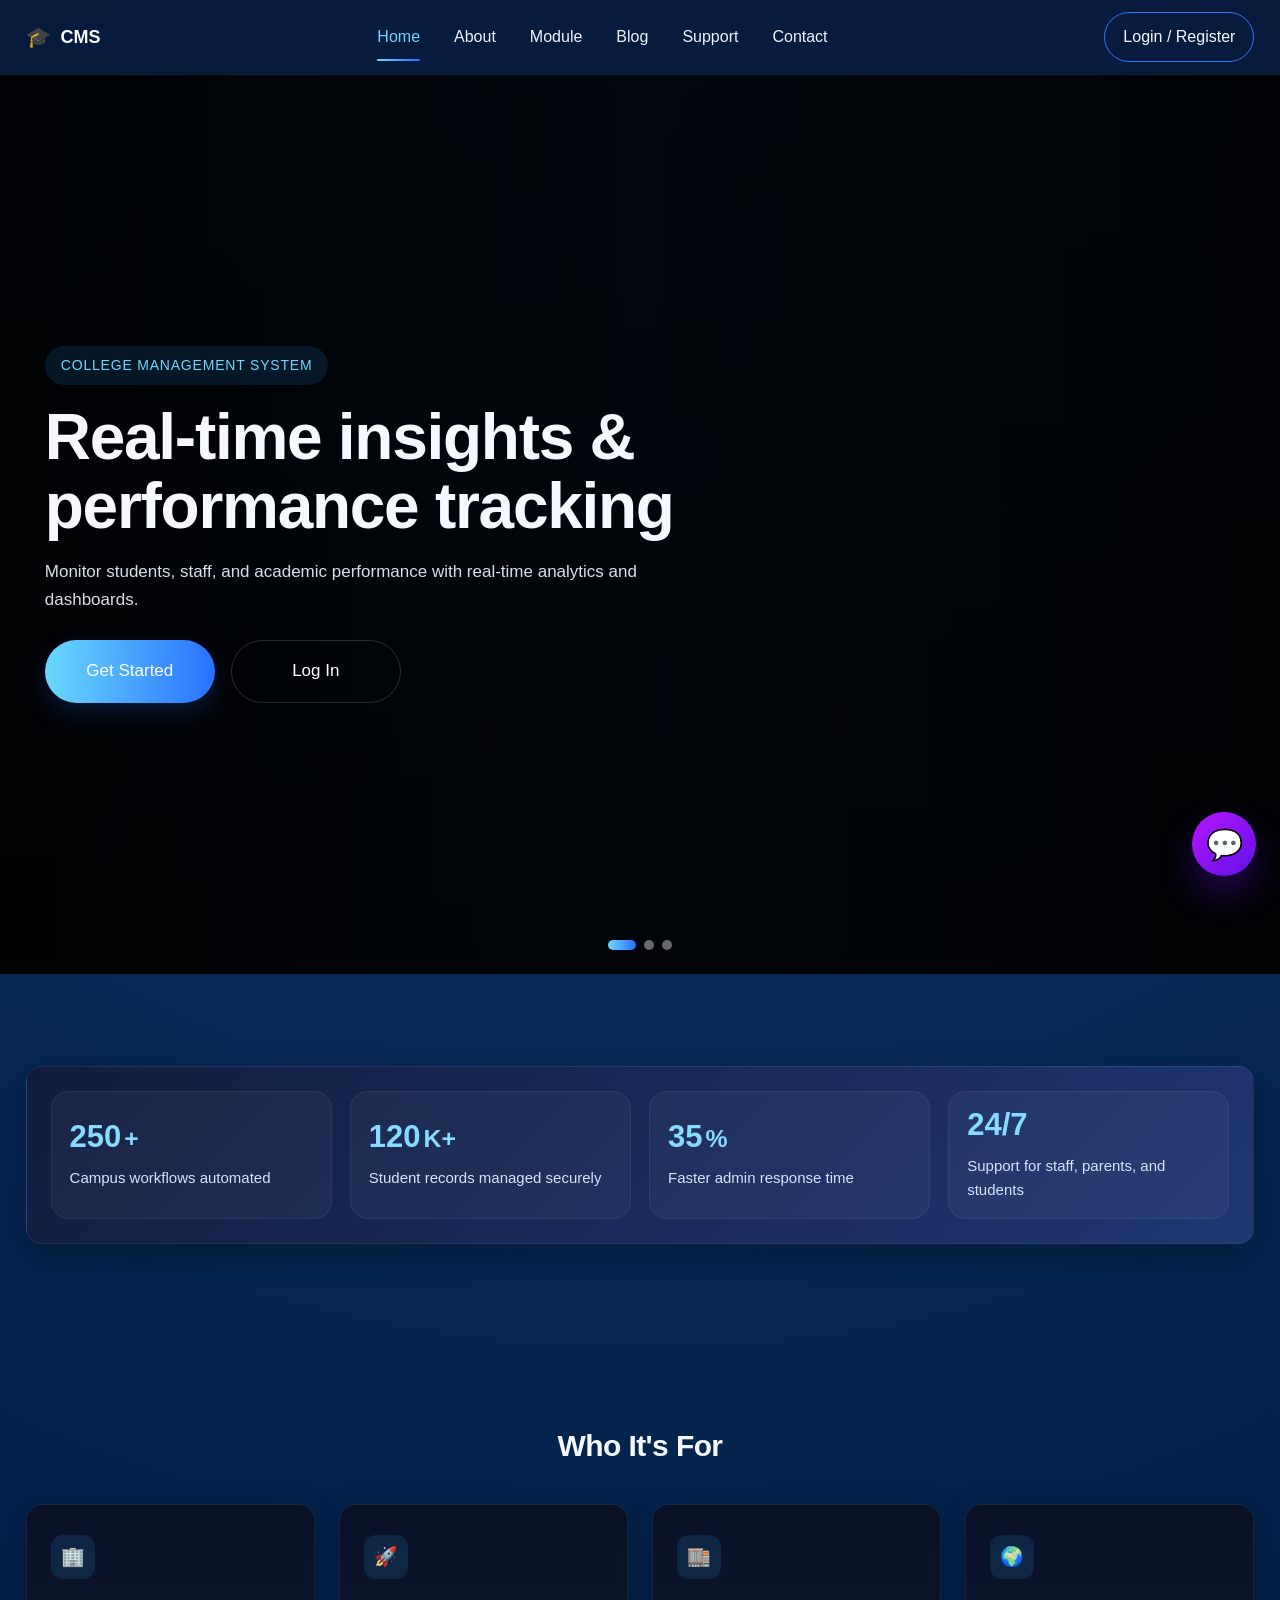
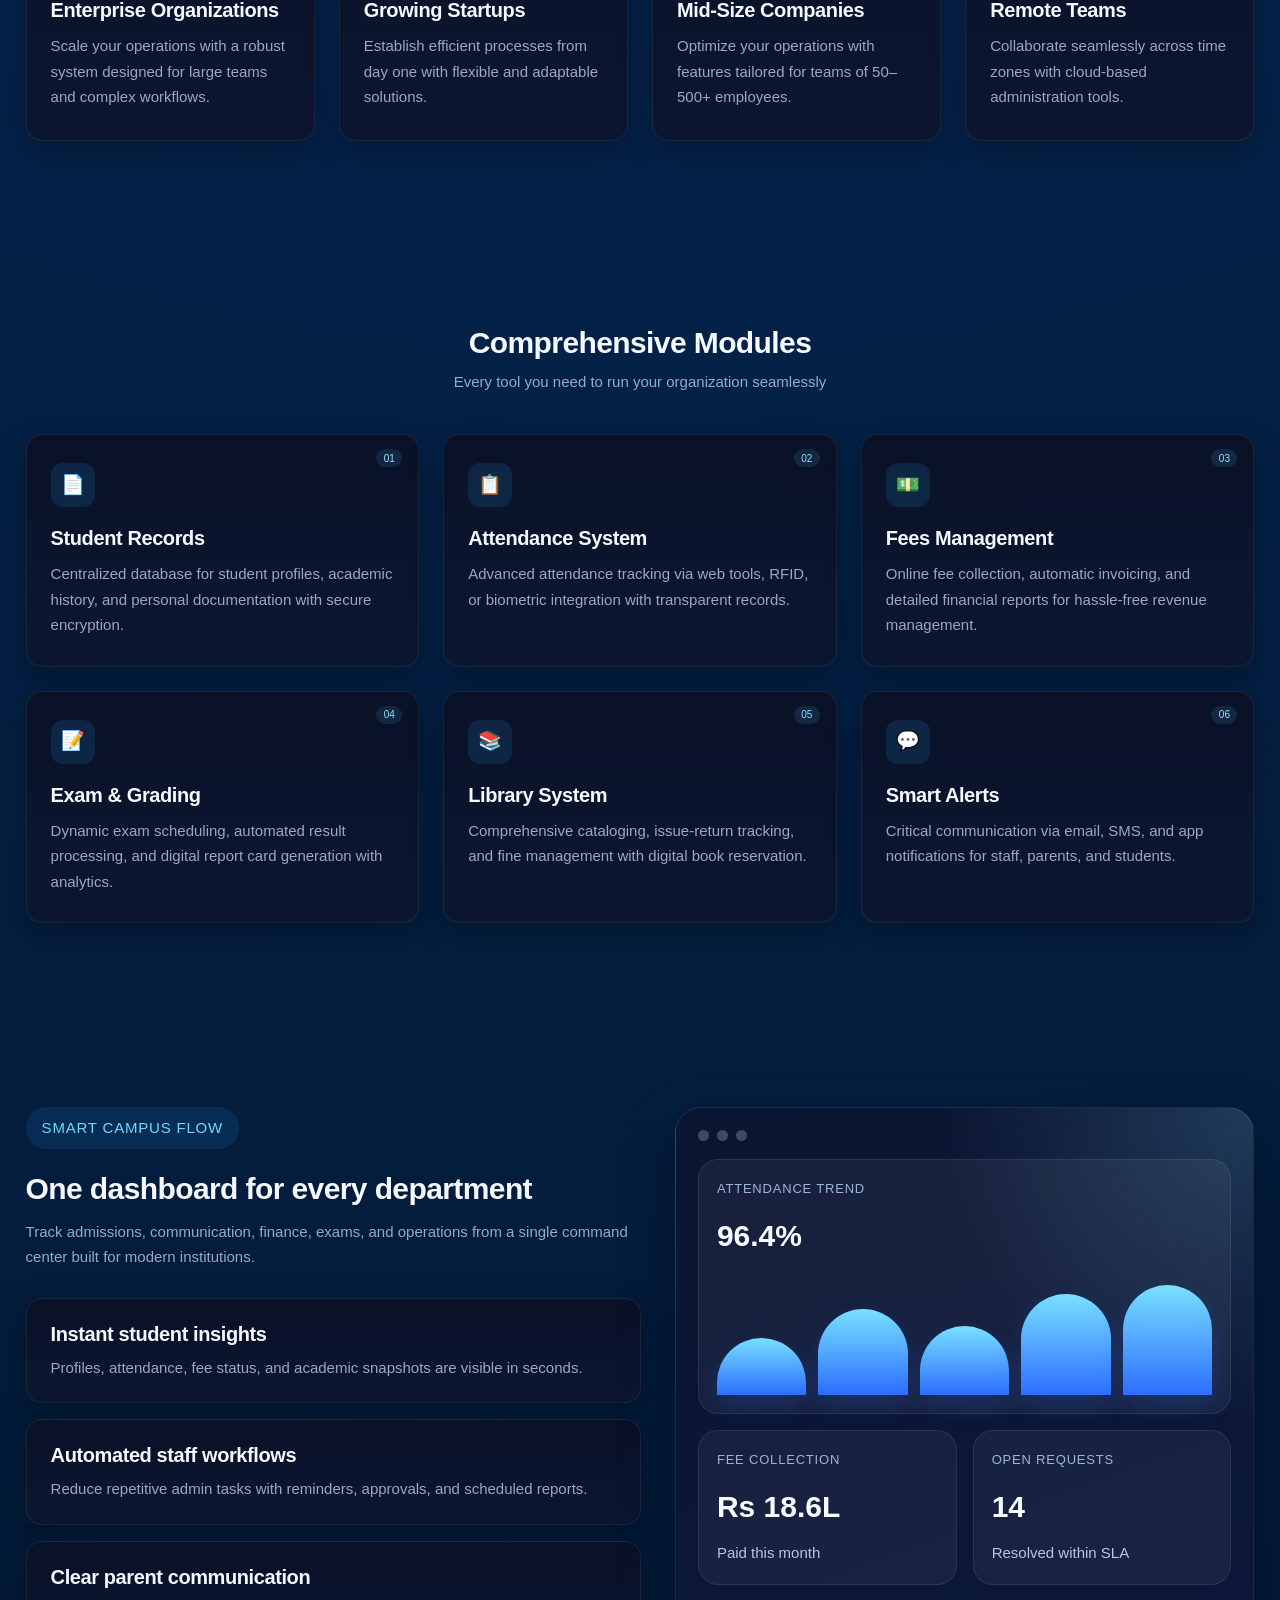
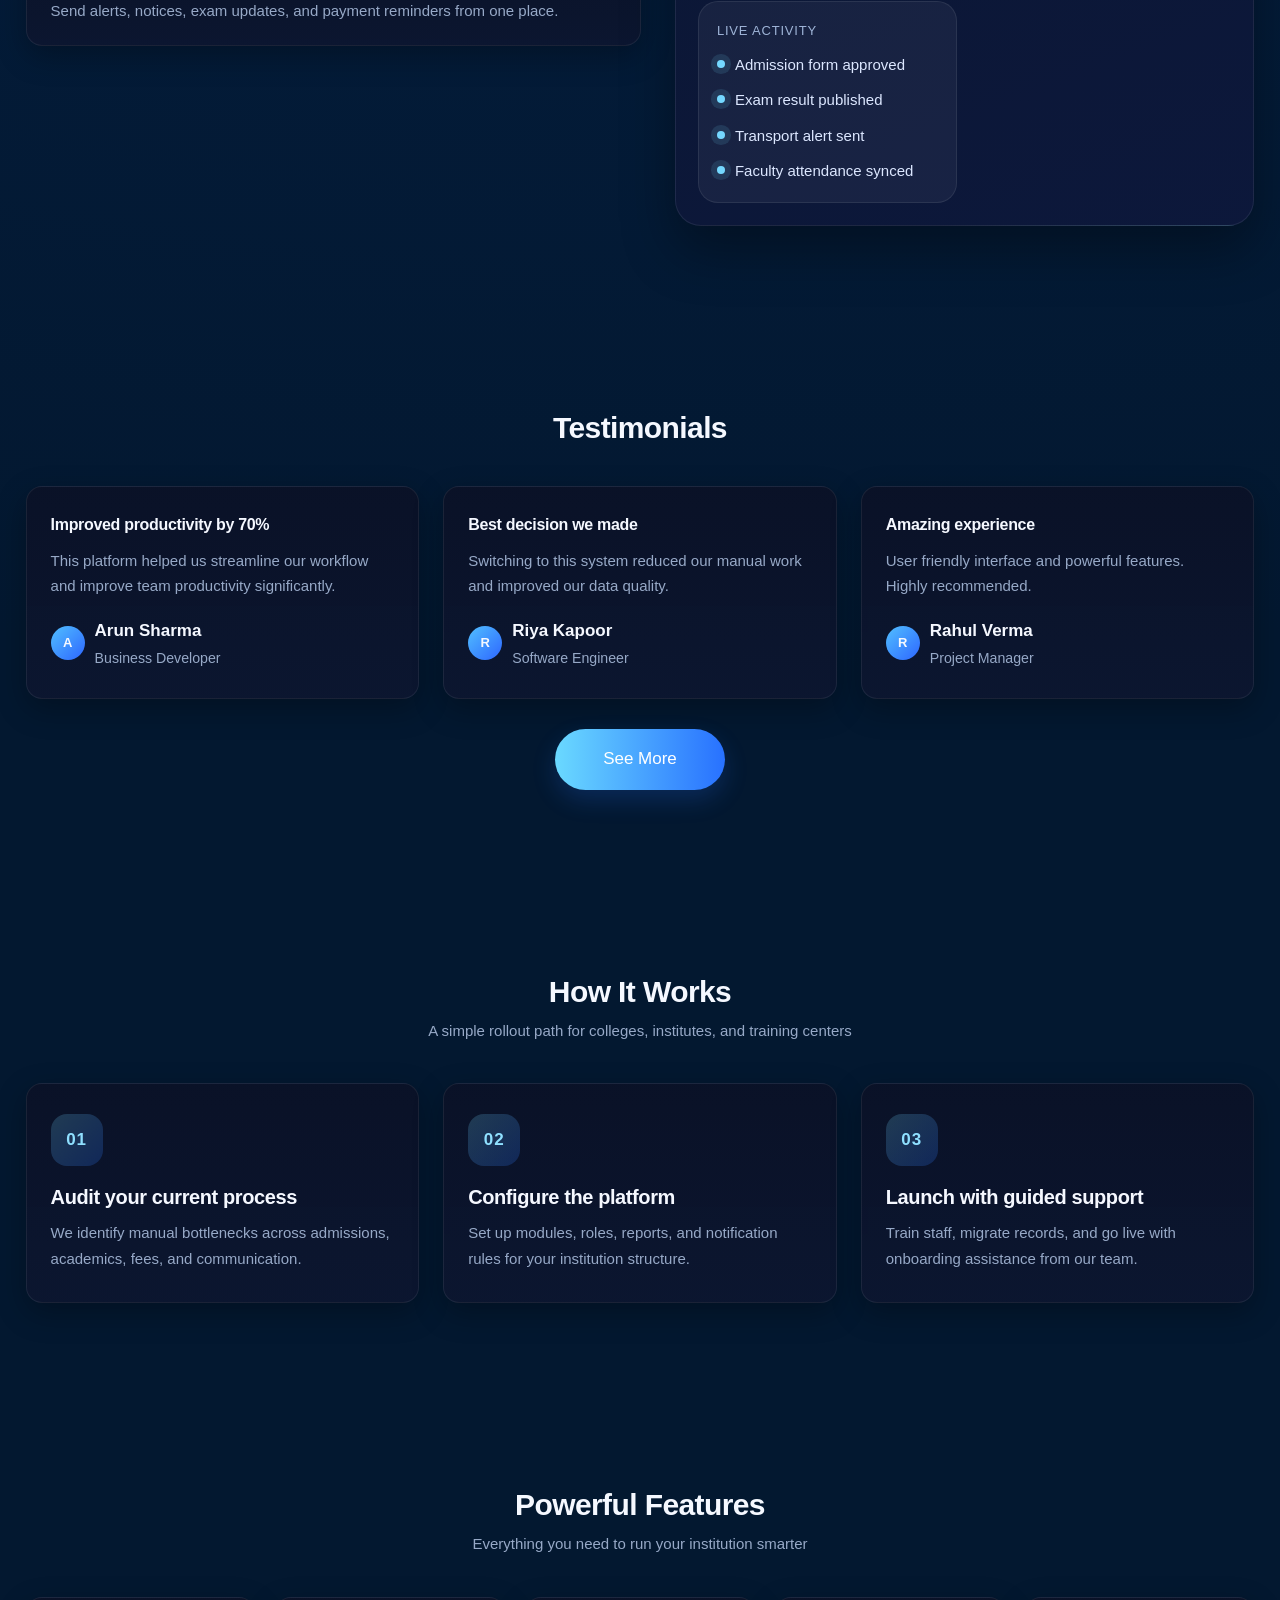
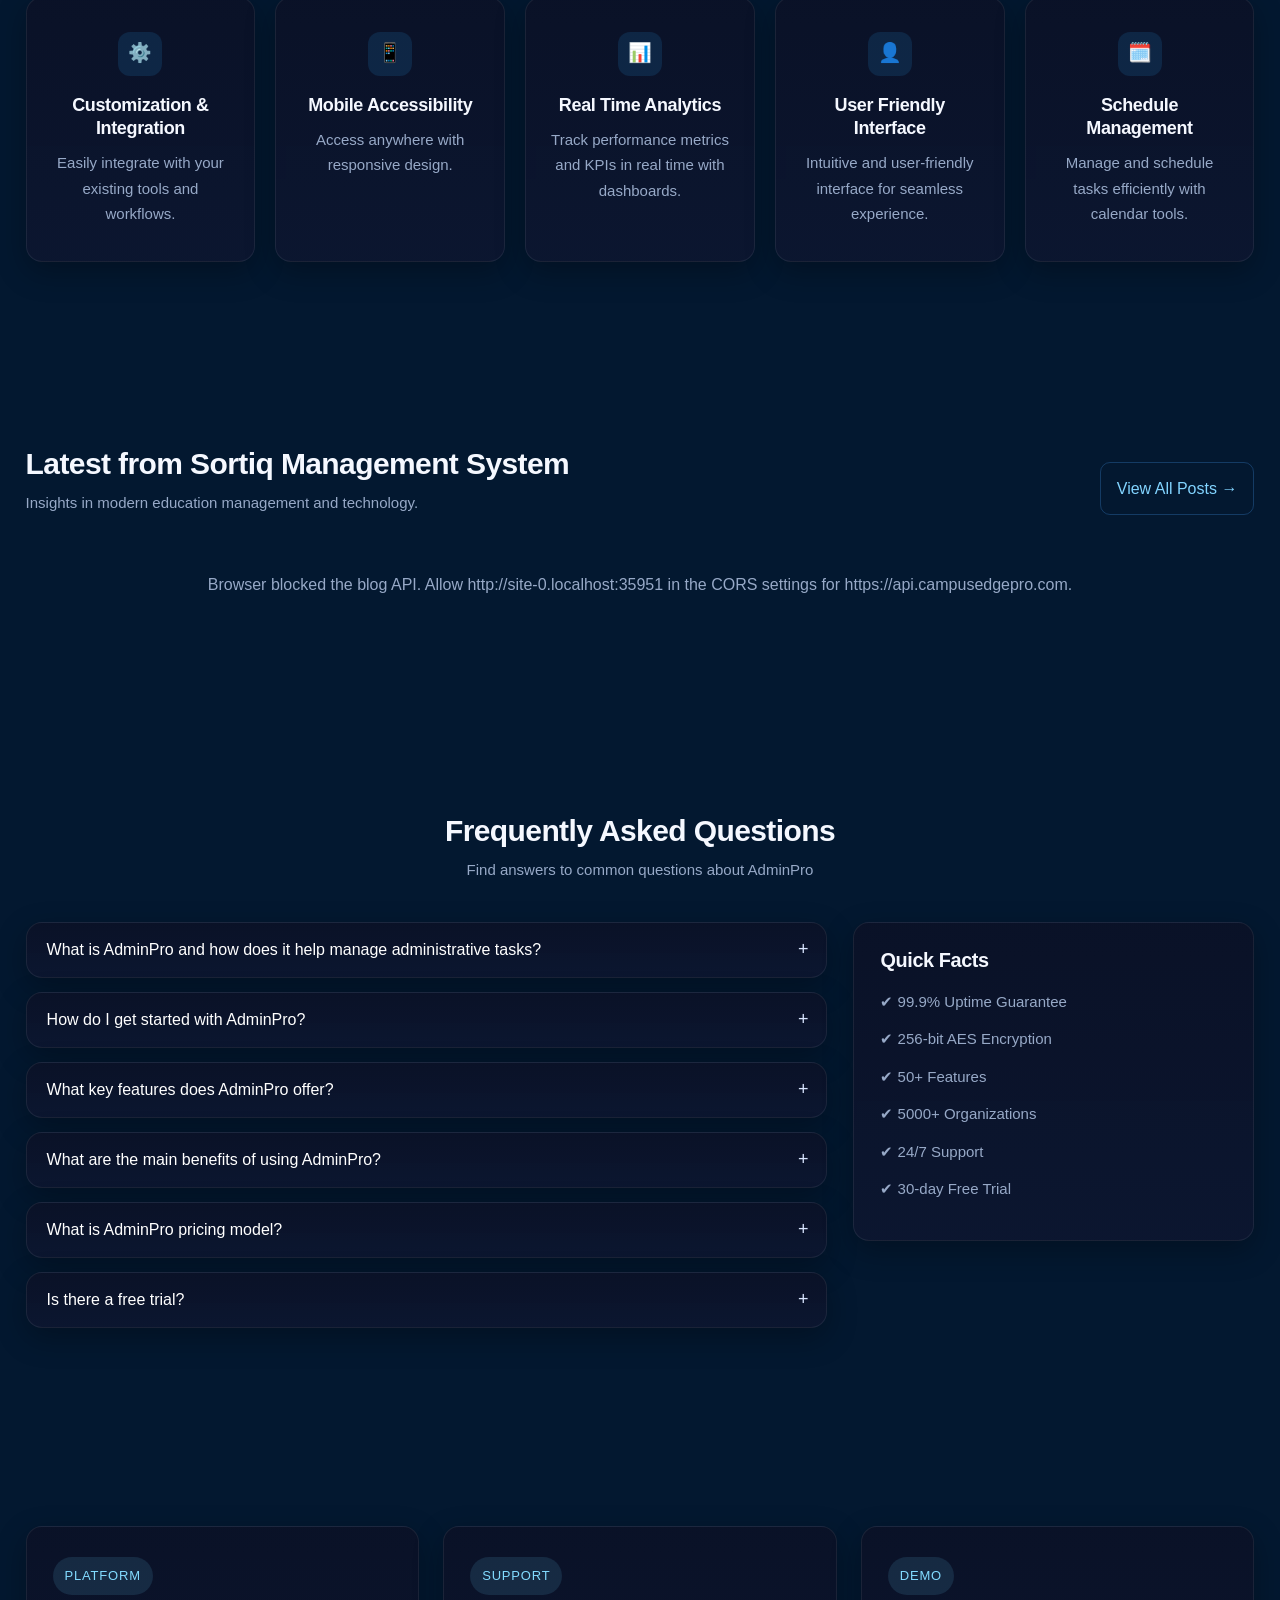
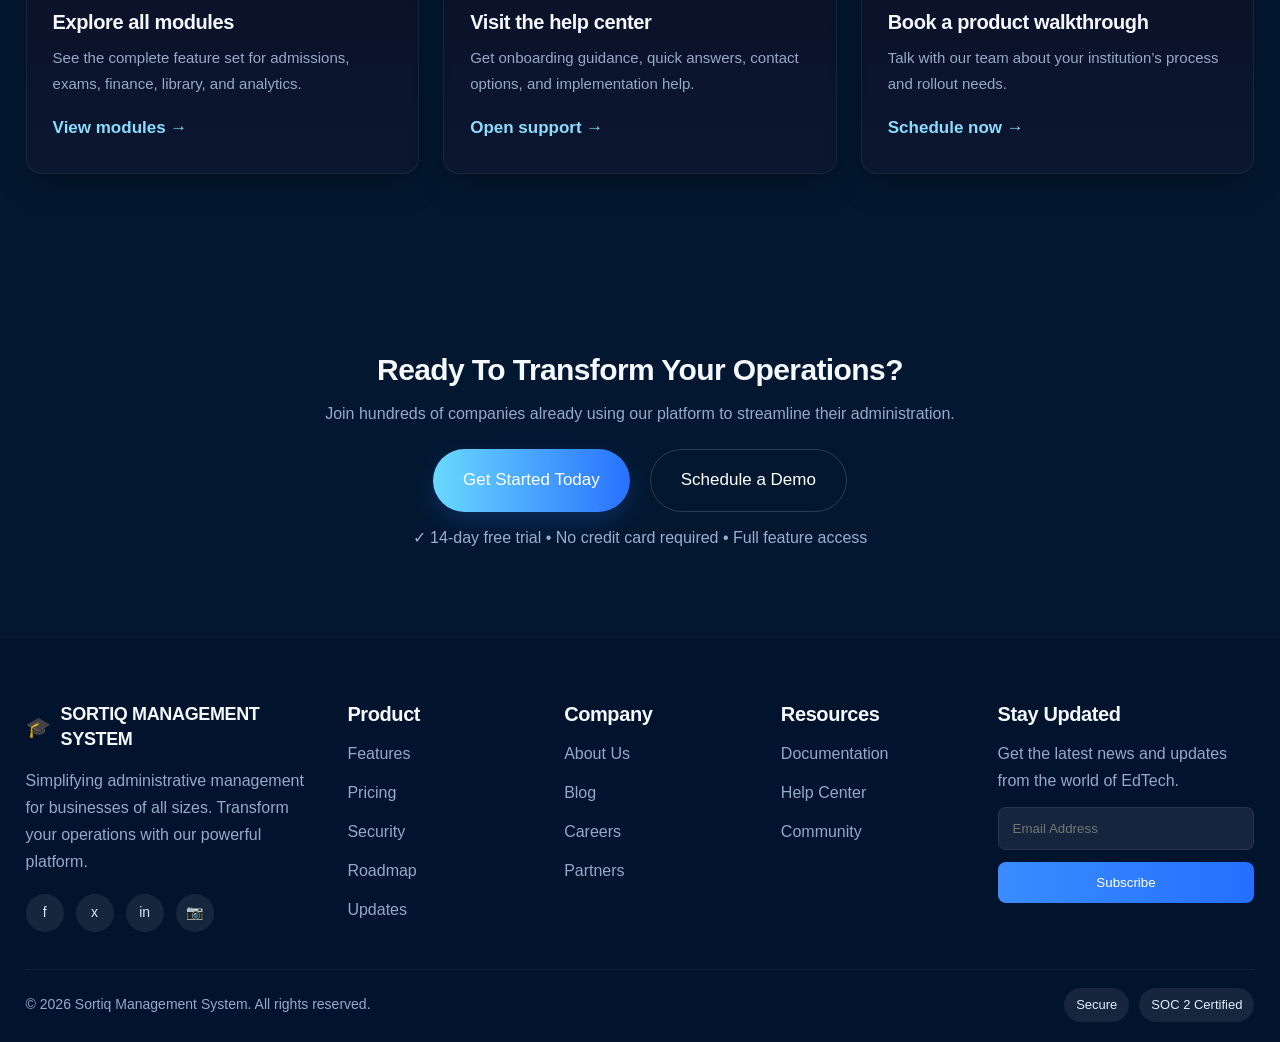
<file: index.html>
<!DOCTYPE html>
<html lang="en">
<head>
  <meta charset="UTF-8" />
  <meta name="viewport" content="width=device-width, initial-scale=1.0" />
  <title>CMS - Home</title>
  <link rel="stylesheet" href="./css/style.css" />
  <link rel="stylesheet" href="./css/pages.css" />
  <link rel="stylesheet" href="./css/responsive.css" />
</head>
<body class="page-shell home-page">
  <div id="header"></div>

  <section class="hero hero-slider">
  <div class="slider-track">

    <div class="slide active" style="background-image: linear-gradient(rgba(0,0,0,0.48), rgba(0,0,0,0.56)), url('https://images.unsplash.com/photo-1523240794102-9e4ea4b1d6a9?auto=format&fit=crop&w=1600&q=80');">
      <div class="container">
        <div class="hero-content">
          <div class="page-tag">College Management System</div>
          <h1>Real-time insights &<br>performance tracking</h1>
          <p>
            Monitor students, staff, and academic performance with real-time
            analytics and dashboards.
          </p>
          <div class="hero-buttons">
            <a href="./register.html" class="btn-solid pulse-loop">Get Started</a>
            <a href="./login.html" class="btn-outline">Log In</a>
          </div>
        </div>
      </div>
    </div>

    <div class="slide" style="background-image: linear-gradient(rgba(0,0,0,0.48), rgba(0,0,0,0.56)), url('https://images.unsplash.com/photo-1516321318423-f06f85e504b3?auto=format&fit=crop&w=1600&q=80');">
      <div class="container">
        <div class="hero-content">
          <div class="page-tag">Smart Automation</div>
          <h1>Automate academic<br>workflows easily</h1>
          <p>
            Reduce manual work with smart attendance, fees, communication,
            and records management in one place.
          </p>
          <div class="hero-buttons">
            <a href="./register.html" class="btn-solid">Start Now</a>
            <a href="./contact.html" class="btn-outline">Book Demo</a>
          </div>
        </div>
      </div>
    </div>

    <div class="slide" style="background-image: linear-gradient(rgba(0,0,0,0.48), rgba(0,0,0,0.56)), url('https://images.unsplash.com/photo-1454165804606-c3d57bc86b40?auto=format&fit=crop&w=1600&q=80');">
      <div class="container">
        <div class="hero-content">
          <div class="page-tag">Data & Reporting</div>
          <h1>Make faster decisions<br>with live analytics</h1>
          <p>
            Access insights, reports, dashboards, and performance data in
            real time for better administration.
          </p>
          <div class="hero-buttons">
            <a href="./blog.html" class="btn-solid">Explore More</a>
            <a href="./login.html" class="btn-outline">Log In</a>
          </div>
        </div>
      </div>
    </div>

  </div>

  <div class="slider-dots"></div>
</section>

  <section class="section reveal">
    <div class="container">
      <div class="metrics-band card">
        <div class="metric-item">
          <strong class="metric-number">
            <span class="counter" data-target="250">0</span><span class="metric-suffix">+</span>
          </strong>
          <p class="metric-label">Campus workflows automated</p>
        </div>
        <div class="metric-item">
          <strong class="metric-number">
            <span class="counter" data-target="120">0</span><span class="metric-suffix">K+</span>
          </strong>
          <p class="metric-label">Student records managed securely</p>
        </div>
        <div class="metric-item">
          <strong class="metric-number">
            <span class="counter" data-target="35">0</span><span class="metric-suffix">%</span>
          </strong>
          <p class="metric-label">Faster admin response time</p>
        </div>
        <div class="metric-item">
          <strong class="metric-number">24/7</strong>
          <p class="metric-label">Support for staff, parents, and students</p>
        </div>
      </div>
    </div>
  </section>

  <section class="section reveal">
    <div class="container">
      <h2 class="section-title">Who It's For</h2>
      <div class="grid-4 mt-40">
        <div class="card info-card hover-lift">
          <div class="icon-chip">🏢</div>
          <h3>Enterprise Organizations</h3>
          <p>Scale your operations with a robust system designed for large teams and complex workflows.</p>
        </div>
        <div class="card info-card hover-lift">
          <div class="icon-chip">🚀</div>
          <h3>Growing Startups</h3>
          <p>Establish efficient processes from day one with flexible and adaptable solutions.</p>
        </div>
        <div class="card info-card hover-lift">
          <div class="icon-chip">🏬</div>
          <h3>Mid-Size Companies</h3>
          <p>Optimize your operations with features tailored for teams of 50–500+ employees.</p>
        </div>
        <div class="card info-card hover-lift">
          <div class="icon-chip">🌍</div>
          <h3>Remote Teams</h3>
          <p>Collaborate seamlessly across time zones with cloud-based administration tools.</p>
        </div>
      </div>
    </div>
  </section>

  <section class="section reveal">
    <div class="container">
      <h2 class="section-title">Comprehensive Modules</h2>
      <p class="section-subtitle">Every tool you need to run your organization seamlessly</p>

      <div class="grid-3 mt-40">
        <div class="card module-card hover-lift">
          <span class="badge-num">01</span>
          <div class="icon-chip">📄</div>
          <h3>Student Records</h3>
          <p>Centralized database for student profiles, academic history, and personal documentation with secure encryption.</p>
        </div>
        <div class="card module-card hover-lift">
          <span class="badge-num">02</span>
          <div class="icon-chip">📋</div>
          <h3>Attendance System</h3>
          <p>Advanced attendance tracking via web tools, RFID, or biometric integration with transparent records.</p>
        </div>
        <div class="card module-card hover-lift">
          <span class="badge-num">03</span>
          <div class="icon-chip">💵</div>
          <h3>Fees Management</h3>
          <p>Online fee collection, automatic invoicing, and detailed financial reports for hassle-free revenue management.</p>
        </div>
        <div class="card module-card hover-lift">
          <span class="badge-num">04</span>
          <div class="icon-chip">📝</div>
          <h3>Exam & Grading</h3>
          <p>Dynamic exam scheduling, automated result processing, and digital report card generation with analytics.</p>
        </div>
        <div class="card module-card hover-lift">
          <span class="badge-num">05</span>
          <div class="icon-chip">📚</div>
          <h3>Library System</h3>
          <p>Comprehensive cataloging, issue-return tracking, and fine management with digital book reservation.</p>
        </div>
        <div class="card module-card hover-lift">
          <span class="badge-num">06</span>
          <div class="icon-chip">💬</div>
          <h3>Smart Alerts</h3>
          <p>Critical communication via email, SMS, and app notifications for staff, parents, and students.</p>
        </div>
      </div>
    </div>
  </section>

  <section class="section reveal" id="platform-preview">
    <div class="container">
      <div class="experience-shell">
        <div class="experience-copy reveal reveal-delay-1">
          <div class="page-tag">Smart Campus Flow</div>
          <h2 class="section-title section-title-left">One dashboard for every department</h2>
          <p class="section-subtitle section-subtitle-left">
            Track admissions, communication, finance, exams, and operations from a single command center built for modern institutions.
          </p>

          <div class="experience-points">
            <div class="card experience-point hover-lift">
              <h3>Instant student insights</h3>
              <p>Profiles, attendance, fee status, and academic snapshots are visible in seconds.</p>
            </div>
            <div class="card experience-point hover-lift">
              <h3>Automated staff workflows</h3>
              <p>Reduce repetitive admin tasks with reminders, approvals, and scheduled reports.</p>
            </div>
            <div class="card experience-point hover-lift">
              <h3>Clear parent communication</h3>
              <p>Send alerts, notices, exam updates, and payment reminders from one place.</p>
            </div>
          </div>
        </div>

        <div class="experience-visual reveal reveal-delay-2">
          <div class="dashboard-frame">
            <div class="dashboard-topbar">
              <span></span>
              <span></span>
              <span></span>
            </div>

            <div class="dashboard-grid">
              <div class="dashboard-panel dashboard-panel-lg">
                <small>Attendance trend</small>
                <strong>96.4%</strong>
                <div class="chart-bars">
                  <span style="height: 48%;"></span>
                  <span style="height: 72%;"></span>
                  <span style="height: 58%;"></span>
                  <span style="height: 84%;"></span>
                  <span style="height: 92%;"></span>
                </div>
              </div>

              <div class="dashboard-panel">
                <small>Fee collection</small>
                <strong>Rs 18.6L</strong>
                <p>Paid this month</p>
              </div>

              <div class="dashboard-panel">
                <small>Open requests</small>
                <strong>14</strong>
                <p>Resolved within SLA</p>
              </div>

              <div class="dashboard-panel dashboard-feed">
                <small>Live activity</small>
                <ul>
                  <li>Admission form approved</li>
                  <li>Exam result published</li>
                  <li>Transport alert sent</li>
                  <li>Faculty attendance synced</li>
                </ul>
              </div>
            </div>
          </div>
        </div>
      </div>
    </div>
  </section>

  <section class="section reveal">
    <div class="container">
      <h2 class="section-title">Testimonials</h2>

      <div class="grid-3 mt-40">
        <div class="card testimonial-card hover-lift">
          <h3>Improved productivity by 70%</h3>
          <p>This platform helped us streamline our workflow and improve team productivity significantly.</p>
          <div class="user-row">
            <div class="user-badge">A</div>
            <div class="user-meta">
              <strong>Arun Sharma</strong>
              <small>Business Developer</small>
            </div>
          </div>
        </div>

        <div class="card testimonial-card hover-lift">
          <h3>Best decision we made</h3>
          <p>Switching to this system reduced our manual work and improved our data quality.</p>
          <div class="user-row">
            <div class="user-badge">R</div>
            <div class="user-meta">
              <strong>Riya Kapoor</strong>
              <small>Software Engineer</small>
            </div>
          </div>
        </div>

        <div class="card testimonial-card hover-lift">
          <h3>Amazing experience</h3>
          <p>User friendly interface and powerful features. Highly recommended.</p>
          <div class="user-row">
            <div class="user-badge">R</div>
            <div class="user-meta">
              <strong>Rahul Verma</strong>
              <small>Project Manager</small>
            </div>
          </div>
        </div>
      </div>

      <div class="center-wrap mt-30">
        <a href="./blog.html" class="btn-solid">See More</a>
      </div>
    </div>
  </section>

  <section class="section reveal">
    <div class="container">
      <h2 class="section-title">How It Works</h2>
      <p class="section-subtitle">A simple rollout path for colleges, institutes, and training centers</p>

      <div class="journey-grid mt-40">
        <div class="card journey-card hover-lift reveal reveal-delay-1">
          <span class="journey-step">01</span>
          <h3>Audit your current process</h3>
          <p>We identify manual bottlenecks across admissions, academics, fees, and communication.</p>
        </div>
        <div class="card journey-card hover-lift reveal reveal-delay-2">
          <span class="journey-step">02</span>
          <h3>Configure the platform</h3>
          <p>Set up modules, roles, reports, and notification rules for your institution structure.</p>
        </div>
        <div class="card journey-card hover-lift reveal reveal-delay-3">
          <span class="journey-step">03</span>
          <h3>Launch with guided support</h3>
          <p>Train staff, migrate records, and go live with onboarding assistance from our team.</p>
        </div>
      </div>
    </div>
  </section>

  <section class="section reveal">
    <div class="container">
      <h2 class="section-title">Powerful Features</h2>
      <p class="section-subtitle">Everything you need to run your institution smarter</p>

      <div class="grid-5 mt-40">
        <div class="card feature-card hover-lift">
          <div class="icon-chip">⚙️</div>
          <h3>Customization & Integration</h3>
          <p>Easily integrate with your existing tools and workflows.</p>
        </div>
        <div class="card feature-card hover-lift">
          <div class="icon-chip">📱</div>
          <h3>Mobile Accessibility</h3>
          <p>Access anywhere with responsive design.</p>
        </div>
        <div class="card feature-card hover-lift">
          <div class="icon-chip">📊</div>
          <h3>Real Time Analytics</h3>
          <p>Track performance metrics and KPIs in real time with dashboards.</p>
        </div>
        <div class="card feature-card hover-lift">
          <div class="icon-chip">👤</div>
          <h3>User Friendly Interface</h3>
          <p>Intuitive and user-friendly interface for seamless experience.</p>
        </div>
        <div class="card feature-card hover-lift">
          <div class="icon-chip">🗓️</div>
          <h3>Schedule Management</h3>
          <p>Manage and schedule tasks efficiently with calendar tools.</p>
        </div>
      </div>
    </div>
  </section>

  <section class="section reveal">
    <div class="container">
      <div class="blog-header-row">
        <div class="left">
          <h2>Latest from Sortiq Management System</h2>
          <p>Insights in modern education management and technology.</p>
        </div>
        <a href="./blog.html" class="small-outline-btn">View All Posts →</a>
      </div>

      <div id="homeBlogGrid" class="grid-4"></div>
      <div id="homeBlogStatus" class="blog-status">Loading blogs...</div>
    </div>
  </section>

  <section class="section reveal" id="faq-section">
    <div class="container">
      <h2 class="section-title">Frequently Asked Questions</h2>
      <p class="section-subtitle">Find answers to common questions about AdminPro</p>

      <div class="faq-grid mt-40">
        <div class="faq-list">
          <div class="card faq-item">
            <button class="faq-question">What is AdminPro and how does it help manage administrative tasks?</button>
            <div class="faq-answer">It centralizes records, communication, fees, reporting, and operations into one unified digital workspace.</div>
          </div>

          <div class="card faq-item">
            <button class="faq-question">How do I get started with AdminPro?</button>
            <div class="faq-answer">Create an account, configure your workflows, and start managing users and operations from one dashboard.</div>
          </div>

          <div class="card faq-item">
            <button class="faq-question">What key features does AdminPro offer?</button>
            <div class="faq-answer">Attendance, analytics, alerts, fees, exams, library tools, reporting, permissions, and administration workflows.</div>
          </div>

          <div class="card faq-item">
            <button class="faq-question">What are the main benefits of using AdminPro?</button>
            <div class="faq-answer">Improved visibility, lower manual effort, faster reporting, and smarter decision-making across departments.</div>
          </div>

          <div class="card faq-item">
            <button class="faq-question">What is AdminPro pricing model?</button>
            <div class="faq-answer">Pricing depends on modules, users, and implementation scope.</div>
          </div>

          <div class="card faq-item">
            <button class="faq-question">Is there a free trial?</button>
            <div class="faq-answer">Yes, a trial or demo can be offered based on your requirements.</div>
          </div>
        </div>

        <div class="card facts-box hover-lift">
          <h3>Quick Facts</h3>
          <ul>
            <li>✔ 99.9% Uptime Guarantee</li>
            <li>✔ 256-bit AES Encryption</li>
            <li>✔ 50+ Features</li>
            <li>✔ 5000+ Organizations</li>
            <li>✔ 24/7 Support</li>
            <li>✔ 30-day Free Trial</li>
          </ul>
        </div>
      </div>
    </div>
  </section>

  <section class="section reveal">
    <div class="container">
      <div class="promo-grid">
        <a href="./modules.html" class="card promo-card hover-lift reveal reveal-delay-1">
          <span class="promo-kicker">Platform</span>
          <h3>Explore all modules</h3>
          <p>See the complete feature set for admissions, exams, finance, library, and analytics.</p>
          <span class="promo-link">View modules →</span>
        </a>

        <a href="./support.html" class="card promo-card hover-lift reveal reveal-delay-2">
          <span class="promo-kicker">Support</span>
          <h3>Visit the help center</h3>
          <p>Get onboarding guidance, quick answers, contact options, and implementation help.</p>
          <span class="promo-link">Open support →</span>
        </a>

        <a href="./contact.html" class="card promo-card hover-lift reveal reveal-delay-3">
          <span class="promo-kicker">Demo</span>
          <h3>Book a product walkthrough</h3>
          <p>Talk with our team about your institution’s process and rollout needs.</p>
          <span class="promo-link">Schedule now →</span>
        </a>
      </div>
    </div>
  </section>

  <section class="cta-center reveal">
    <div class="container">
      <h2 class="section-title">Ready To Transform Your Operations?</h2>
      <p>Join hundreds of companies already using our platform to streamline their administration.</p>
      <div class="hero-buttons">
        <a href="./register.html" class="btn-solid pulse-loop">Get Started Today</a>
        <a href="./contact.html" class="btn-outline">Schedule a Demo</a>
      </div>
      <div class="note-line">✓ 14-day free trial • No credit card required • Full feature access</div>
    </div>
  </section>

  <div id="footer"></div>

  <script src="./js/include.js"></script>
  <script src="./js/main.js"></script>
  <script src="./js/blog.js"></script>
  <script src="./js/faq.js"></script>
</body>
</html>
</file>
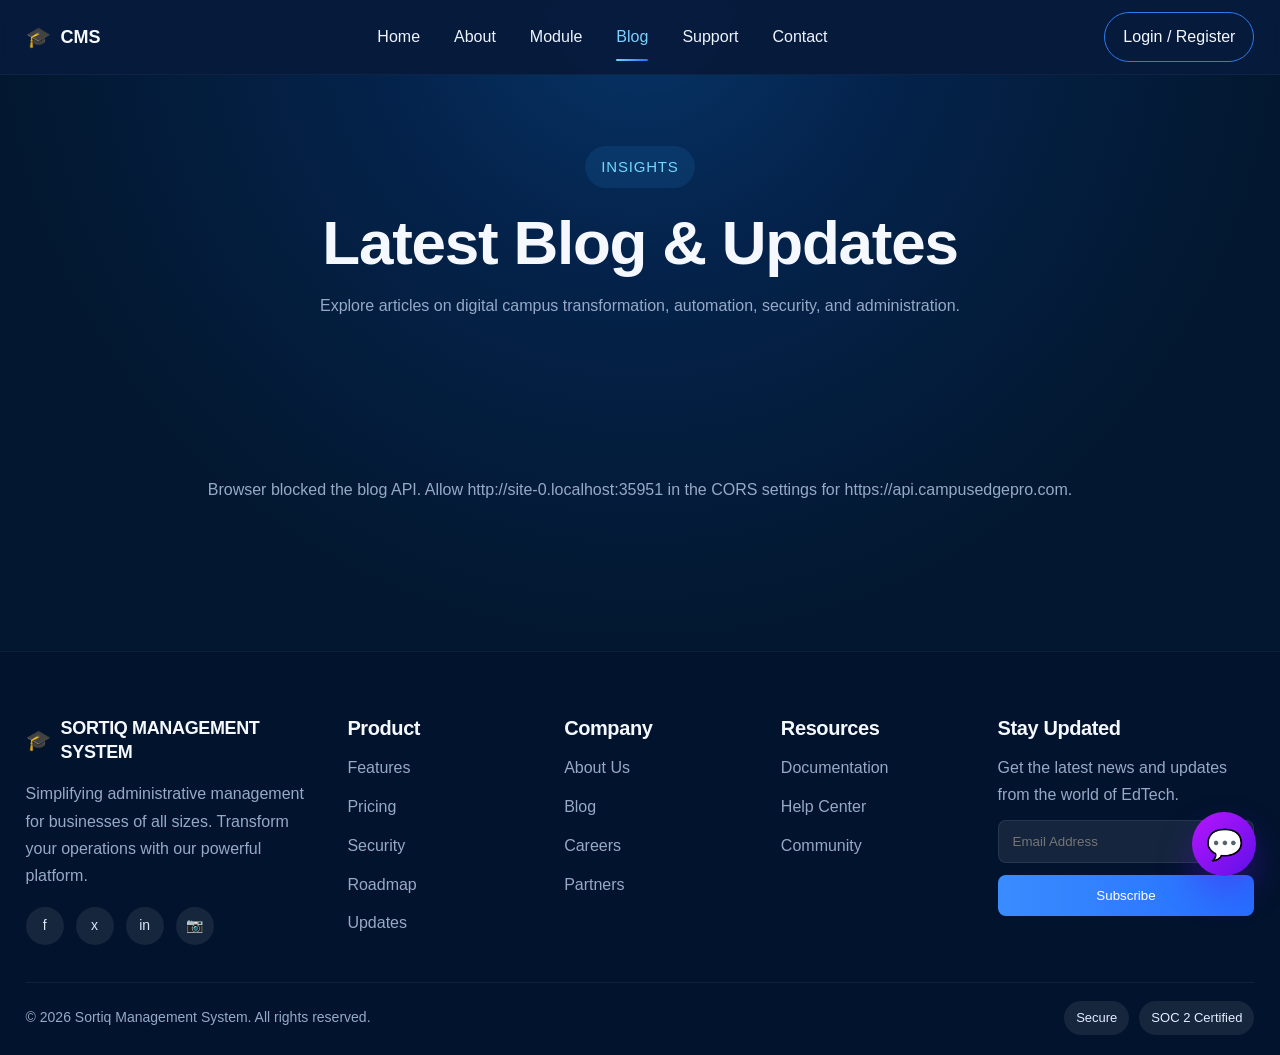
<file: blog.html>
<!DOCTYPE html>
<html lang="en">
<head>
  <meta charset="UTF-8" />
  <meta name="viewport" content="width=device-width, initial-scale=1.0" />
  <title>CMS - Blog</title>
  <link rel="stylesheet" href="./css/style.css" />
  <link rel="stylesheet" href="./css/pages.css" />
  <link rel="stylesheet" href="./css/responsive.css" />
</head>
<body class="page-shell">
  <div id="header"></div>

  <section class="page-hero page-hero-center">
    <div class="container reveal">
      <div class="page-tag">Insights</div>
      <h1>Latest Blog & Updates</h1>
      <p>Explore articles on digital campus transformation, automation, security, and administration.</p>
    </div>
  </section>

  <section class="page-section reveal">
    <div class="container">
      <div id="blogGrid" class="blog-page-grid"></div>
      <div id="blogStatus" class="blog-status">Loading blogs...</div>
      <div id="paginationBar" class="pagination-bar"></div>
    </div>
  </section>

  <div id="footer"></div>

  <script src="./js/include.js"></script>
  <script src="./js/main.js"></script>
  <script src="./js/blog.js"></script>
</body>
</html>
</file>
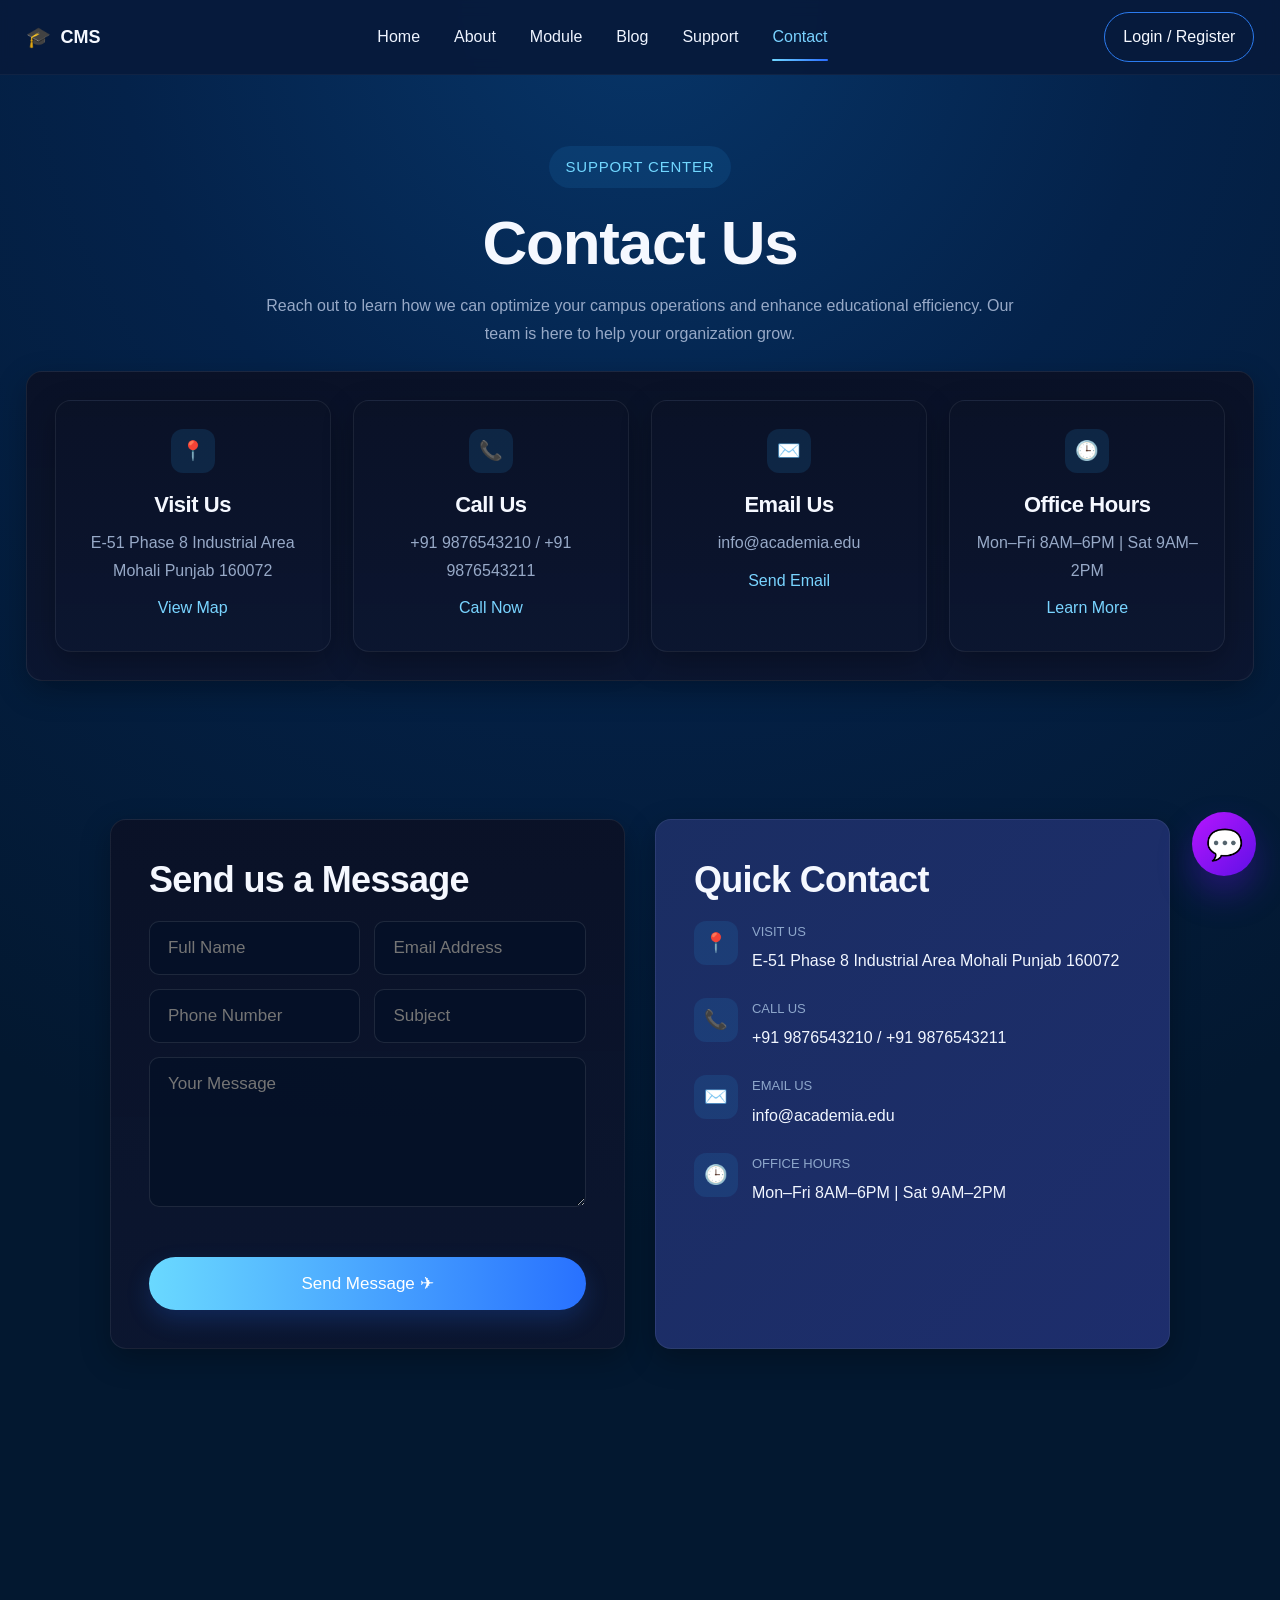
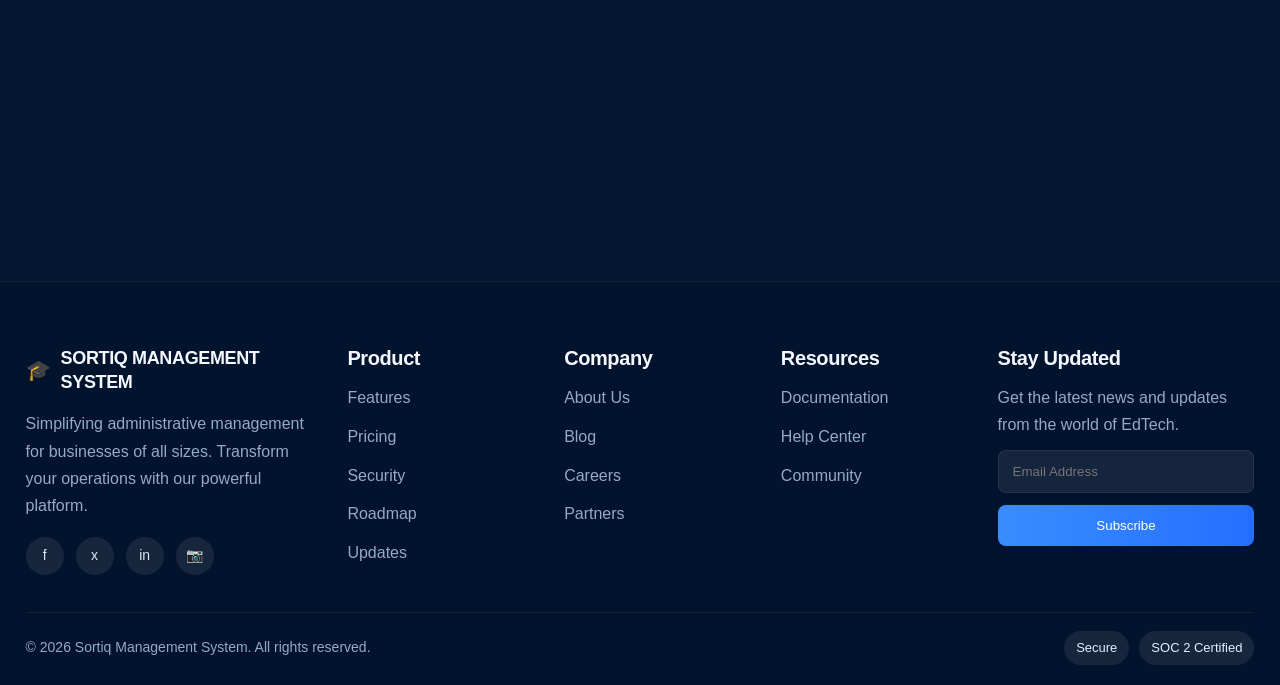
<file: contact.html>
<!DOCTYPE html>
<html lang="en">
<head>
  <meta charset="UTF-8" />
  <meta name="viewport" content="width=device-width, initial-scale=1.0" />
  <title>CMS - Contact</title>
  <link rel="stylesheet" href="./css/style.css" />
  <link rel="stylesheet" href="./css/pages.css" />
  <link rel="stylesheet" href="./css/responsive.css" />
</head>
<body class="page-shell">
  <div id="header"></div>

  <section class="page-hero page-hero-center">
    <div class="container reveal">
      <div class="page-tag">Support Center</div>
      <h1>Contact Us</h1>
      <p>
        Reach out to learn how we can optimize your campus operations and enhance
        educational efficiency. Our team is here to help your organization grow.
      </p>

      <div class="card contact-top-box">
        <div class="contact-cards">
          <div class="card contact-mini hover-lift">
            <div class="icon-chip" style="margin-inline:auto;">📍</div>
            <h3>Visit Us</h3>
            <p>E-51 Phase 8 Industrial Area Mohali Punjab 160072</p>
            <a href="https://www.google.com/maps?q=E-51+Phase+8+Industrial+Area+Mohali+Punjab+160072" target="_blank" rel="noopener noreferrer">View Map</a>
          </div>

          <div class="card contact-mini hover-lift">
            <div class="icon-chip" style="margin-inline:auto;">📞</div>
            <h3>Call Us</h3>
            <p>+91 9876543210 / +91 9876543211</p>
            <a href="tel:+919876543210">Call Now</a>
          </div>

          <div class="card contact-mini hover-lift">
            <div class="icon-chip" style="margin-inline:auto;">✉️</div>
            <h3>Email Us</h3>
            <p>info@academia.edu</p>
            <a href="mailto:info@academia.edu">Send Email</a>
          </div>

          <div class="card contact-mini hover-lift">
            <div class="icon-chip" style="margin-inline:auto;">🕒</div>
            <h3>Office Hours</h3>
            <p>Mon–Fri 8AM–6PM | Sat 9AM–2PM</p>
            <a href="./support.html#onboarding">Learn More</a>
          </div>
        </div>
      </div>
    </div>
  </section>

  <section class="section reveal">
    <div class="container">
      <div class="contact-main-grid">
        <div class="card form-panel hover-lift">
          <h2>Send us a Message</h2>
          <form id="contactForm">
            <div class="form-grid">
              <input id="contactName" class="input" name="fullName" type="text" placeholder="Full Name" minlength="2" maxlength="80" autocomplete="name" required />
              <input id="contactEmail" class="input" name="email" type="email" placeholder="Email Address" maxlength="120" autocomplete="email" required />
              <input id="contactPhone" class="input" name="phoneNumber" type="tel" placeholder="Phone Number" minlength="10" maxlength="20" inputmode="tel" autocomplete="tel" required />
              <input id="contactSubject" class="input" name="subject" type="text" placeholder="Subject" minlength="3" maxlength="120" required />
              <textarea id="contactMessageText" class="textarea" name="message" placeholder="Your Message" minlength="10" maxlength="1000" required></textarea>
            </div>
            <p id="contactMessage" class="form-message" aria-live="polite"></p>
            <button class="btn-solid submit-btn pulse-loop" type="submit">Send Message ✈</button>
          </form>
        </div>

        <div class="card contact-info-panel hover-lift">
          <h2>Quick Contact</h2>

          <div class="quick-item">
            <div class="icon-chip">📍</div>
            <div>
              <span>Visit Us</span>
              <p>E-51 Phase 8 Industrial Area Mohali Punjab 160072</p>
            </div>
          </div>

          <div class="quick-item">
            <div class="icon-chip">📞</div>
            <div>
              <span>Call Us</span>
              <p>+91 9876543210 / +91 9876543211</p>
            </div>
          </div>

          <div class="quick-item">
            <div class="icon-chip">✉️</div>
            <div>
              <span>Email Us</span>
              <p>info@academia.edu</p>
            </div>
          </div>

          <div class="quick-item">
            <div class="icon-chip">🕒</div>
            <div>
              <span>Office Hours</span>
              <p>Mon–Fri 8AM–6PM | Sat 9AM–2PM</p>
            </div>
          </div>
        </div>
      </div>
    </div>
  </section>

  <iframe
    class="map-frame"
    src="https://www.google.com/maps?q=Phase+8+Industrial+Area+Mohali+Punjab&output=embed"
    loading="lazy"
    referrerpolicy="no-referrer-when-downgrade">
  </iframe>

  <div id="footer"></div>

  <script src="./js/include.js"></script>
  <script src="./js/main.js"></script>
  <script src="./js/contact.js"></script>
</body>
</html>
</file>
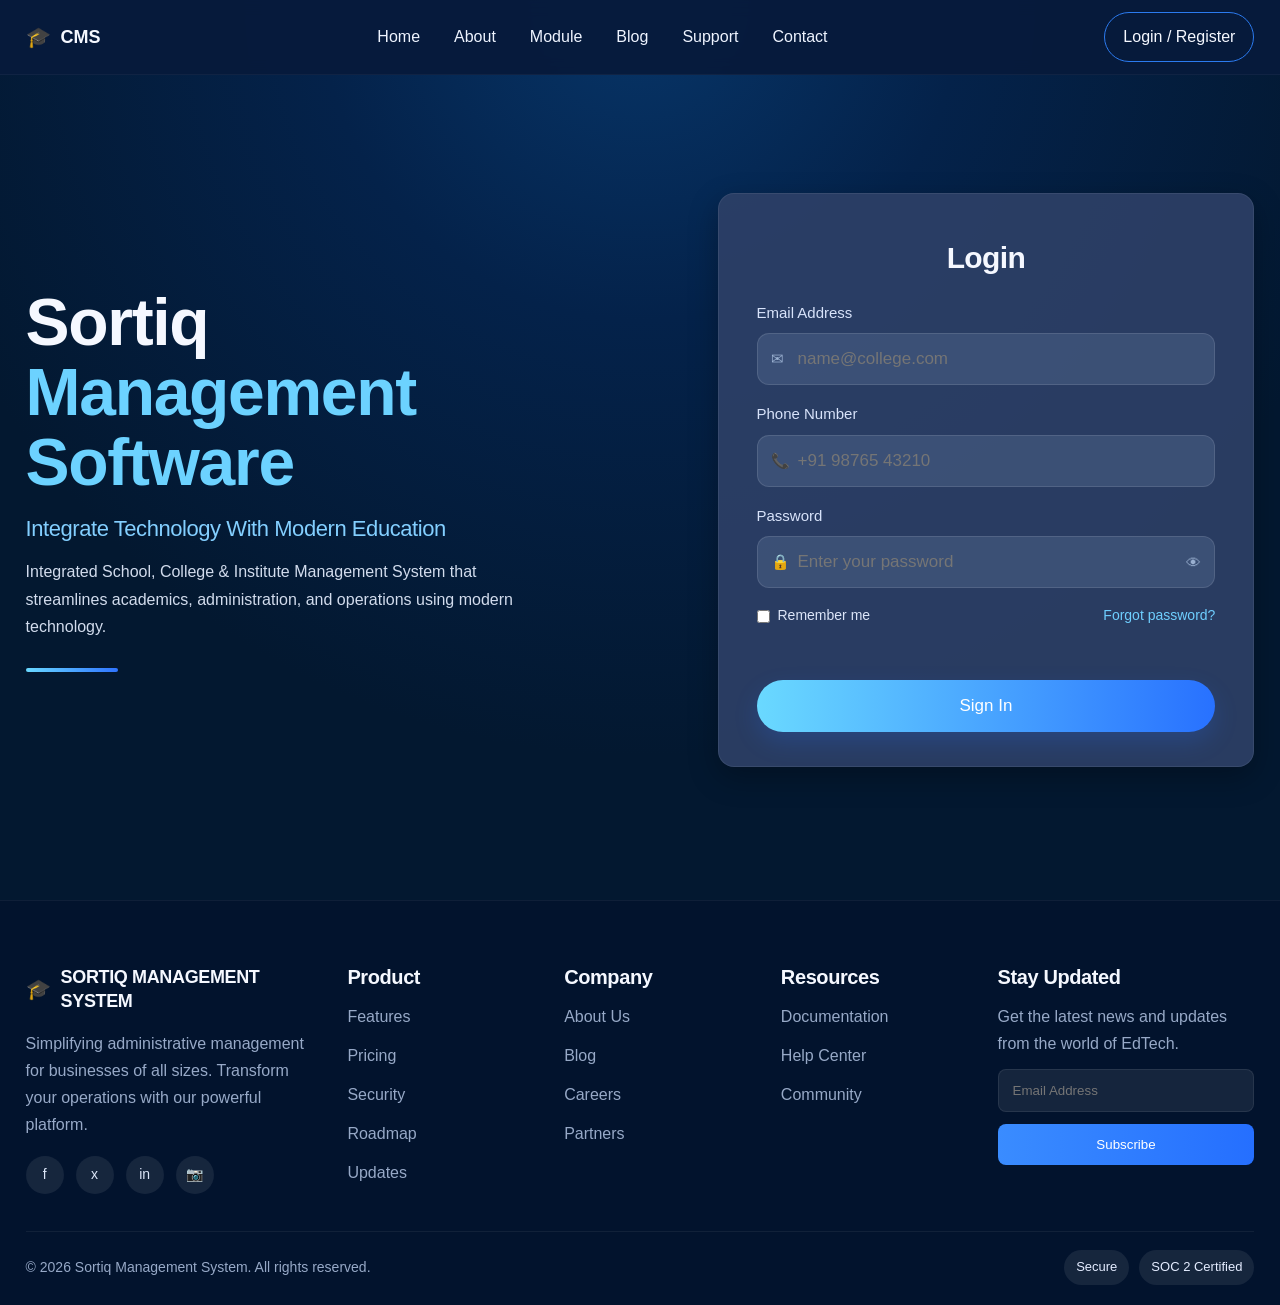
<file: login.html>
<!DOCTYPE html>
<html lang="en">
<head>
  <meta charset="UTF-8" />
  <meta name="viewport" content="width=device-width, initial-scale=1.0" />
  <title>CMS - Login</title>
  <link rel="stylesheet" href="./css/style.css" />
  <link rel="stylesheet" href="./css/pages.css" />
  <link rel="stylesheet" href="./css/responsive.css" />
</head>
<body class="page-shell auth-page">
  <div id="header"></div>

  <section class="container auth-layout">
    <div class="auth-left reveal">
      <h1>Sortiq<br><span class="gradient-word">Management Software</span></h1>
      <h2>Integrate Technology With Modern Education</h2>
      <p>
        Integrated School, College & Institute Management System that streamlines
        academics, administration, and operations using modern technology.
      </p>
      <div class="auth-accent"></div>
    </div>

    <div class="card auth-card reveal">
      <h2>Login</h2>
      <form id="loginForm">
        <label class="input-label" for="loginEmail">Email Address</label>
        <div class="auth-input-wrap">
          <span class="left-icon">✉</span>
          <input id="loginEmail" class="auth-input" name="email" type="email" placeholder="name@college.com">
        </div>

        <label class="input-label" for="loginPhone">Phone Number</label>
        <div class="auth-input-wrap">
          <span class="left-icon">📞</span>
          <input id="loginPhone" class="auth-input" name="phone" type="text" placeholder="+91 98765 43210">
        </div>

        <label class="input-label" for="loginPassword">Password</label>
        <div class="auth-input-wrap">
          <span class="left-icon">🔒</span>
          <input id="loginPassword" class="auth-input" name="password" type="password" placeholder="Enter your password" required>
          <button class="right-icon auth-toggle" type="button" aria-label="Show password">👁</button>
        </div>

        <div class="auth-row">
          <label><input id="rememberLogin" type="checkbox"> Remember me</label>
          <a href="./support.html#account-help">Forgot password?</a>
        </div>

        <p id="loginMessage" class="auth-message" aria-live="polite"></p>
        <button class="btn-solid auth-submit pulse-loop" type="submit">Sign In</button>
      </form>
    </div>
  </section>

  <div id="footer"></div>

  <script src="./js/include.js"></script>
  <script src="./js/main.js"></script>
  <script src="./js/login.js"></script>
</body>
</html>
</file>
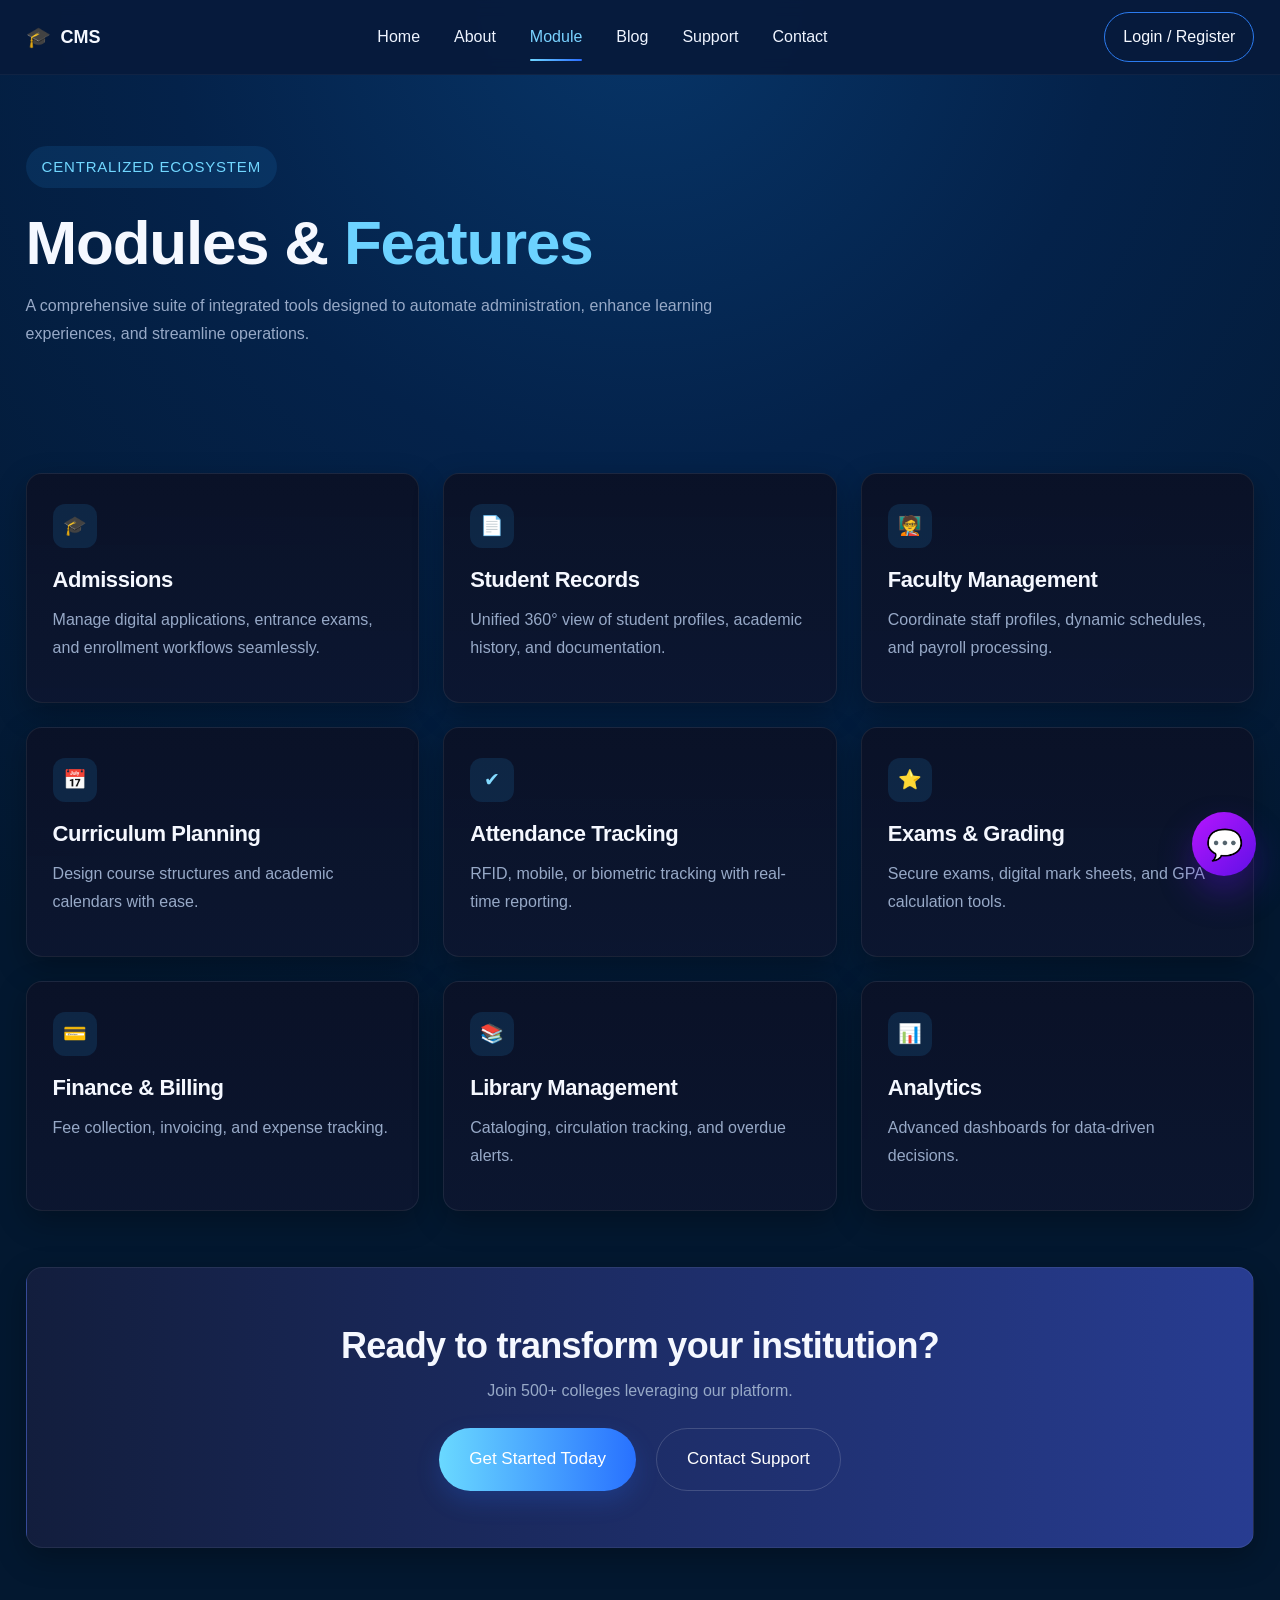
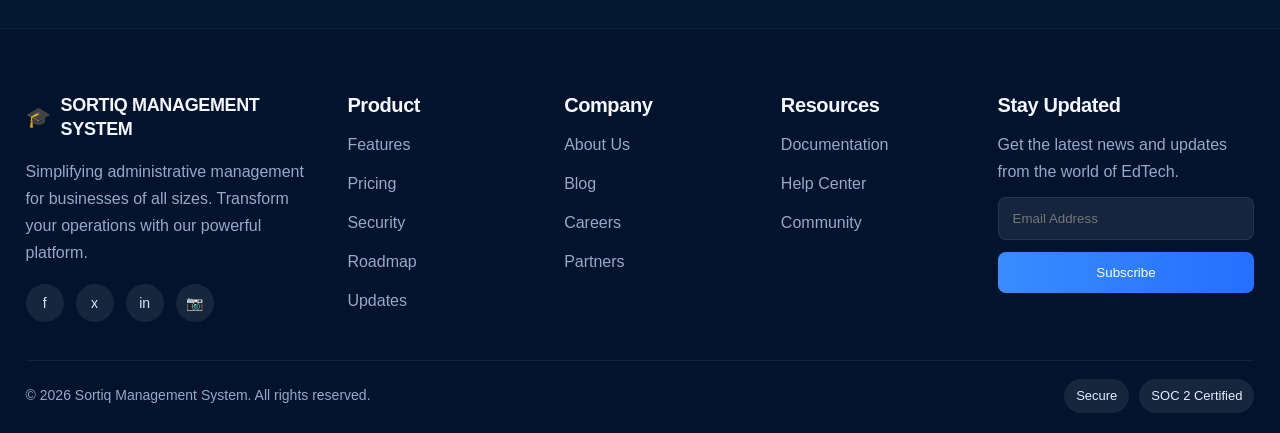
<file: modules.html>
<!DOCTYPE html>
<html lang="en">
<head>
  <meta charset="UTF-8" />
  <meta name="viewport" content="width=device-width, initial-scale=1.0" />
  <title>CMS - Modules</title>
  <link rel="stylesheet" href="./css/style.css" />
  <link rel="stylesheet" href="./css/pages.css" />
  <link rel="stylesheet" href="./css/responsive.css" />
</head>
<body class="page-shell">
  <div id="header"></div>

  <section class="page-hero">
    <div class="container reveal">
      <div class="page-tag">Centralized Ecosystem</div>
      <h1>Modules & <span class="gradient-word">Features</span></h1>
      <p>
        A comprehensive suite of integrated tools designed to automate administration,
        enhance learning experiences, and streamline operations.
      </p>
    </div>
  </section>

  <section class="page-section reveal">
    <div class="container">
      <div class="modules-page-grid">
        <div class="card modules-page-card hover-lift">
          <div class="icon-chip">🎓</div>
          <h3>Admissions</h3>
          <p>Manage digital applications, entrance exams, and enrollment workflows seamlessly.</p>
        </div>

        <div class="card modules-page-card hover-lift">
          <div class="icon-chip">📄</div>
          <h3>Student Records</h3>
          <p>Unified 360° view of student profiles, academic history, and documentation.</p>
        </div>

        <div class="card modules-page-card hover-lift">
          <div class="icon-chip">🧑‍🏫</div>
          <h3>Faculty Management</h3>
          <p>Coordinate staff profiles, dynamic schedules, and payroll processing.</p>
        </div>

        <div class="card modules-page-card hover-lift">
          <div class="icon-chip">📅</div>
          <h3>Curriculum Planning</h3>
          <p>Design course structures and academic calendars with ease.</p>
        </div>

        <div class="card modules-page-card hover-lift">
          <div class="icon-chip">✔</div>
          <h3>Attendance Tracking</h3>
          <p>RFID, mobile, or biometric tracking with real-time reporting.</p>
        </div>

        <div class="card modules-page-card hover-lift">
          <div class="icon-chip">⭐</div>
          <h3>Exams & Grading</h3>
          <p>Secure exams, digital mark sheets, and GPA calculation tools.</p>
        </div>

        <div class="card modules-page-card hover-lift">
          <div class="icon-chip">💳</div>
          <h3>Finance & Billing</h3>
          <p>Fee collection, invoicing, and expense tracking.</p>
        </div>

        <div class="card modules-page-card hover-lift">
          <div class="icon-chip">📚</div>
          <h3>Library Management</h3>
          <p>Cataloging, circulation tracking, and overdue alerts.</p>
        </div>

        <div class="card modules-page-card hover-lift">
          <div class="icon-chip">📊</div>
          <h3>Analytics</h3>
          <p>Advanced dashboards for data-driven decisions.</p>
        </div>
      </div>

      <div class="card modules-cta reveal">
        <h2>Ready to transform your institution?</h2>
        <p>Join 500+ colleges leveraging our platform.</p>
        <div class="hero-buttons" style="justify-content:center;">
          <a href="./register.html" class="btn-solid pulse-loop">Get Started Today</a>
          <a href="./contact.html" class="btn-outline">Contact Support</a>
        </div>
      </div>
    </div>
  </section>

  <div id="footer"></div>

  <script src="./js/include.js"></script>
  <script src="./js/main.js"></script>
</body>
</html>
</file>
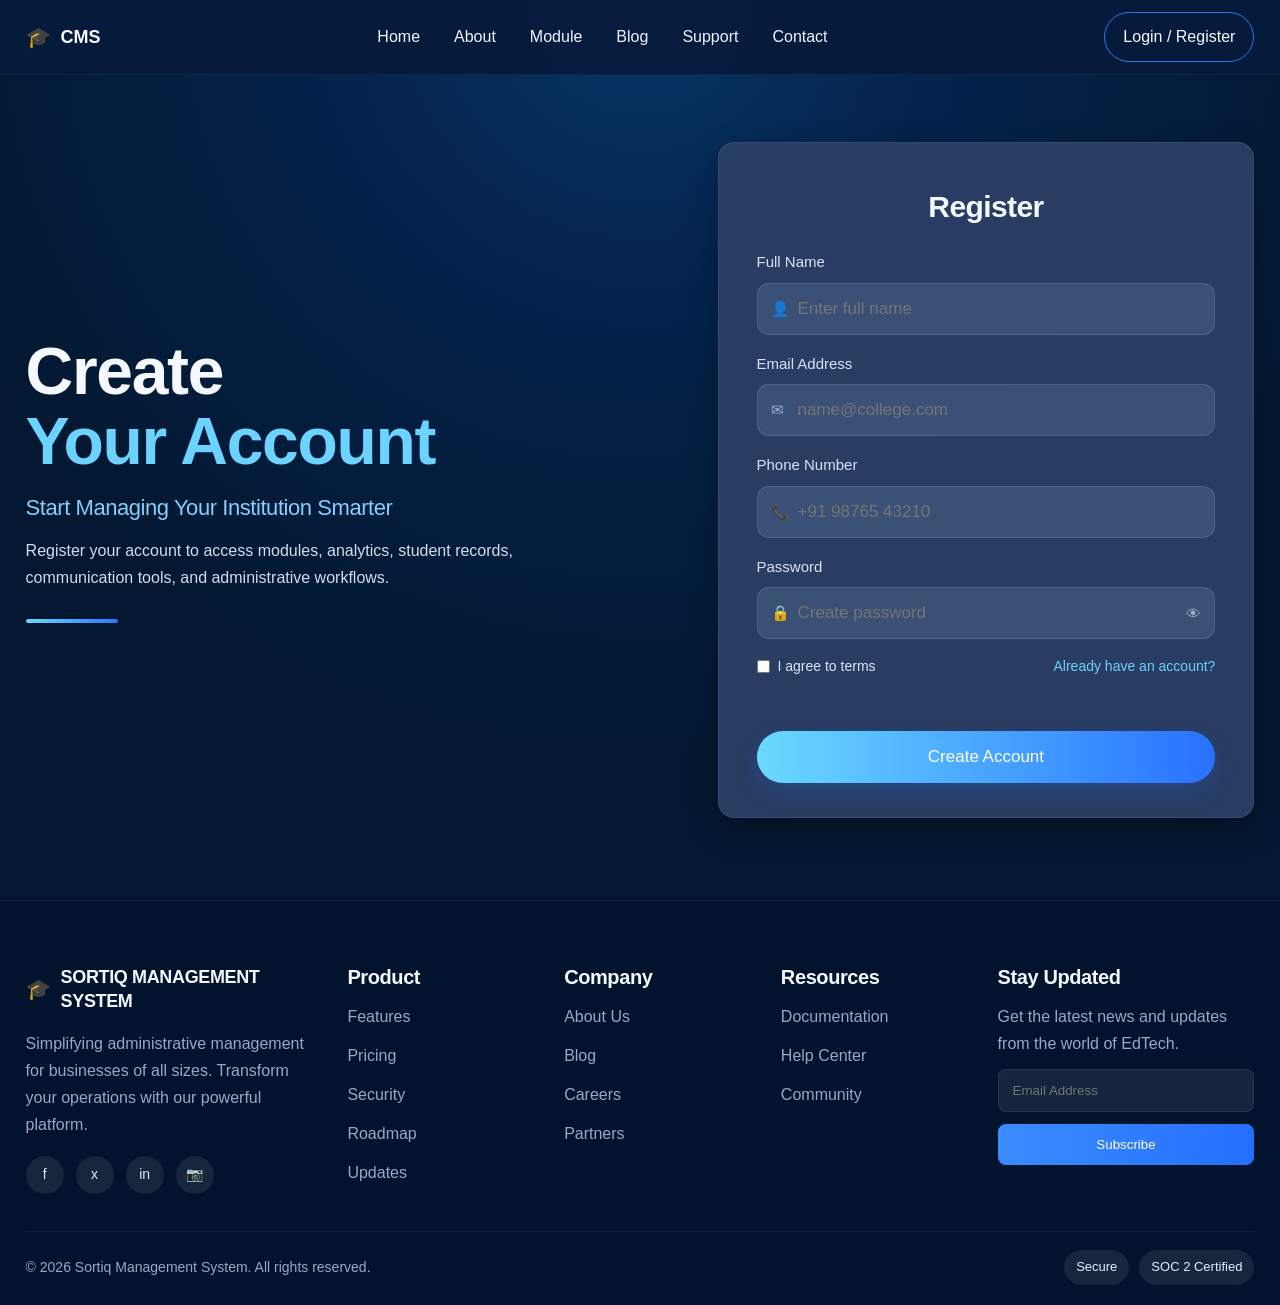
<file: register.html>
<!DOCTYPE html>
<html lang="en">
<head>
  <meta charset="UTF-8" />
  <meta name="viewport" content="width=device-width, initial-scale=1.0" />
  <title>CMS - Register</title>
  <link rel="stylesheet" href="./css/style.css" />
  <link rel="stylesheet" href="./css/pages.css" />
  <link rel="stylesheet" href="./css/responsive.css" />
</head>
<body class="page-shell auth-page">
  <div id="header"></div>

  <section class="container auth-layout">
    <div class="auth-left reveal">
      <h1>Create<br><span class="gradient-word">Your Account</span></h1>
      <h2>Start Managing Your Institution Smarter</h2>
      <p>
        Register your account to access modules, analytics, student records,
        communication tools, and administrative workflows.
      </p>
      <div class="auth-accent"></div>
    </div>

    <div class="card auth-card reveal">
      <h2>Register</h2>
      <form id="registerForm">
        <label class="input-label" for="registerName">Full Name</label>
        <div class="auth-input-wrap">
          <span class="left-icon">👤</span>
          <input id="registerName" class="auth-input" type="text" placeholder="Enter full name" required>
        </div>

        <label class="input-label" for="registerEmail">Email Address</label>
        <div class="auth-input-wrap">
          <span class="left-icon">✉</span>
          <input id="registerEmail" class="auth-input" type="email" placeholder="name@college.com" required>
        </div>

        <label class="input-label" for="registerPhone">Phone Number</label>
        <div class="auth-input-wrap">
          <span class="left-icon">📞</span>
          <input id="registerPhone" class="auth-input" type="text" placeholder="+91 98765 43210" required>
        </div>

        <label class="input-label" for="registerPassword">Password</label>
        <div class="auth-input-wrap">
          <span class="left-icon">🔒</span>
          <input id="registerPassword" class="auth-input" type="password" placeholder="Create password" required>
          <button class="right-icon auth-toggle" id="registerPasswordToggle" type="button" aria-label="Show password">👁</button>
        </div>

        <div class="auth-row">
          <label><input id="registerAgree" type="checkbox" required> I agree to terms</label>
          <a href="./login.html">Already have an account?</a>
        </div>

        <p id="registerMessage" class="auth-message" aria-live="polite"></p>
        <button class="btn-solid auth-submit pulse-loop" type="submit">Create Account</button>
      </form>
    </div>
  </section>

  <div id="footer"></div>

  <script src="./js/include.js"></script>
  <script src="./js/main.js"></script>
  <script src="./js/register.js"></script>
</body>
</html>
</file>
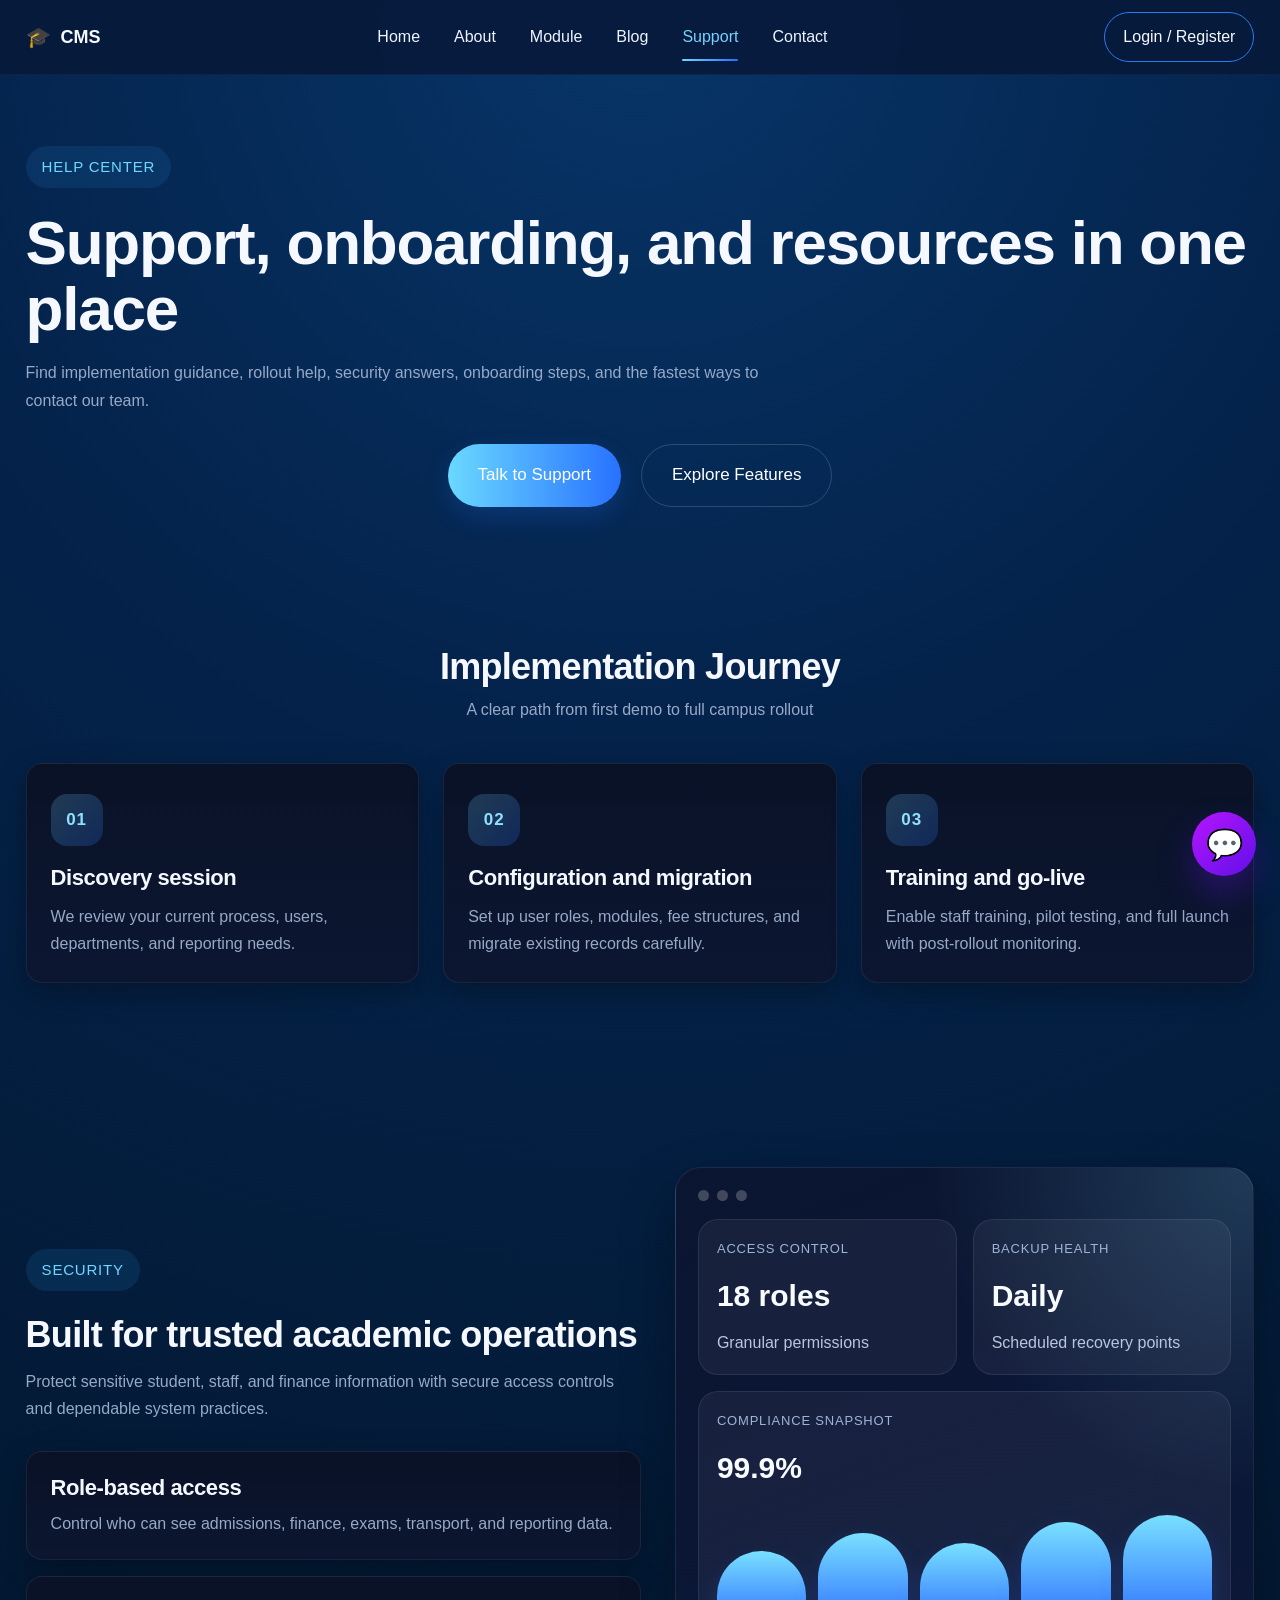
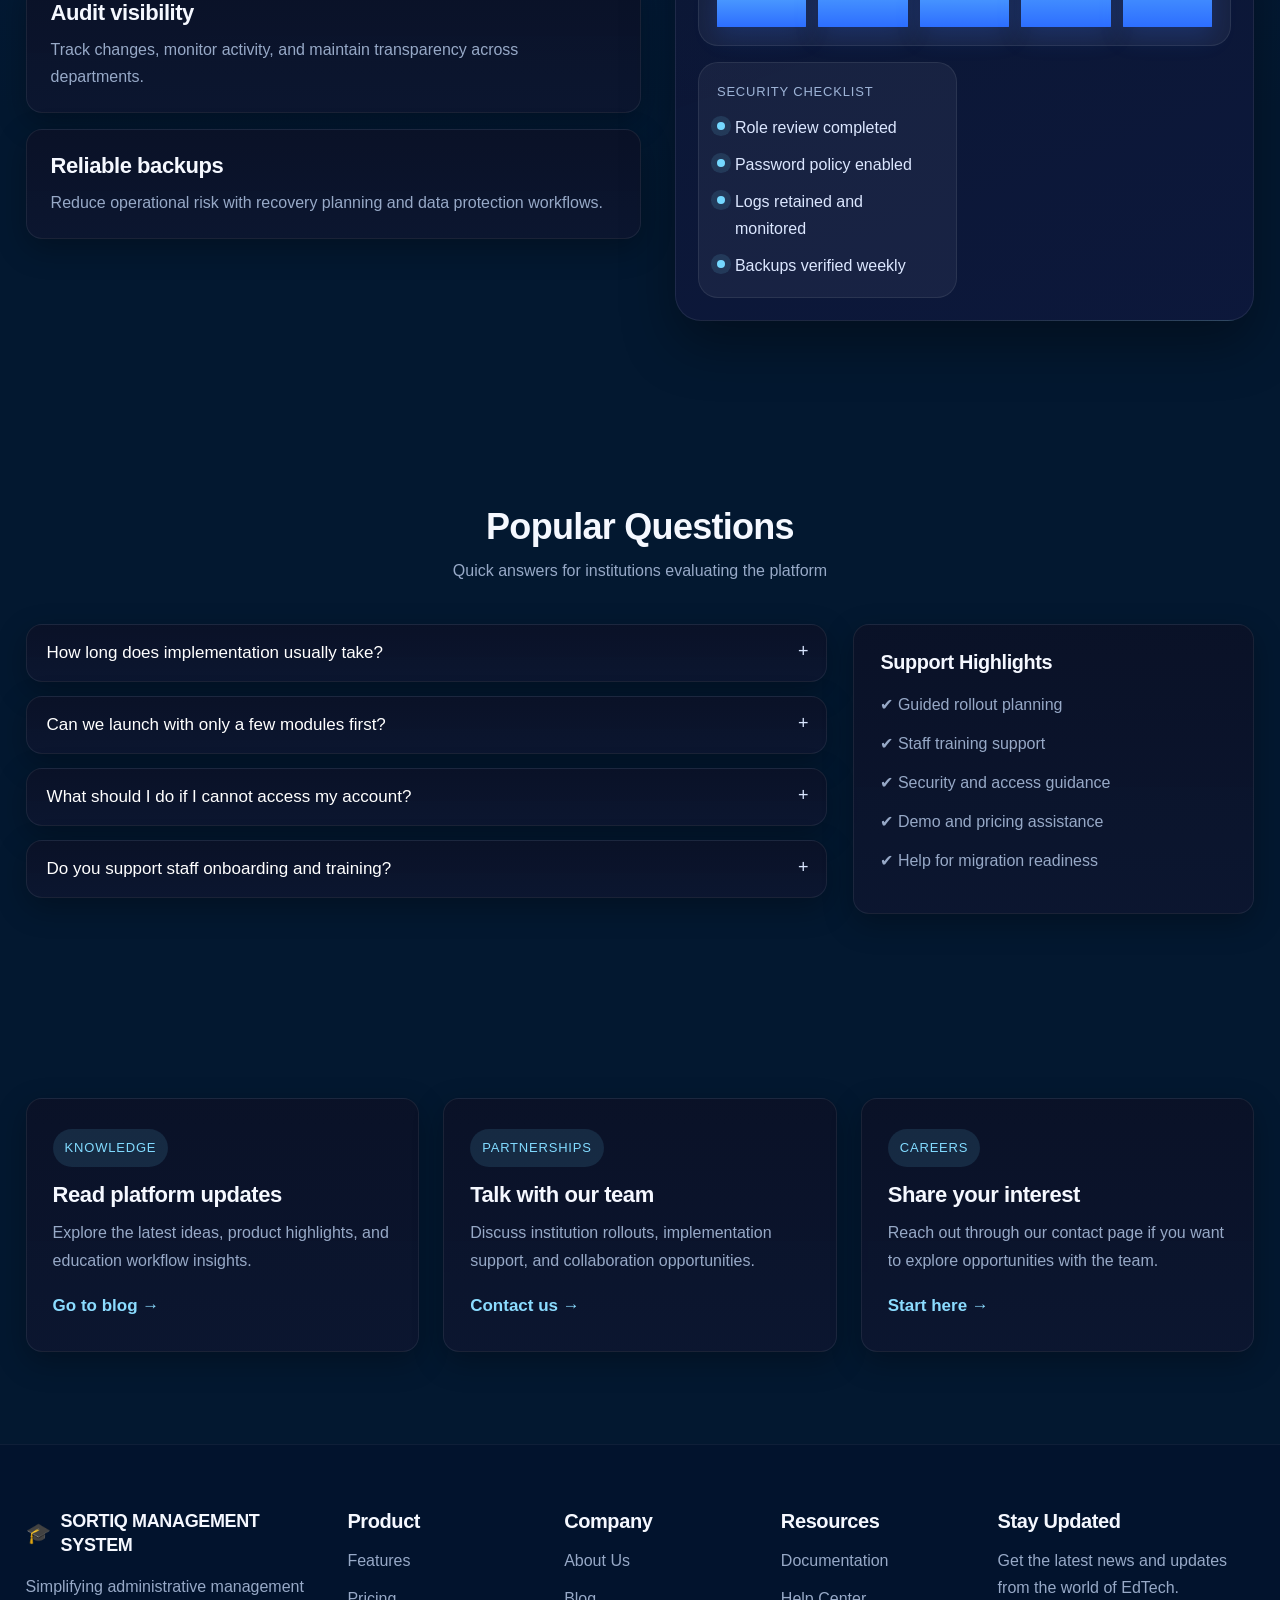
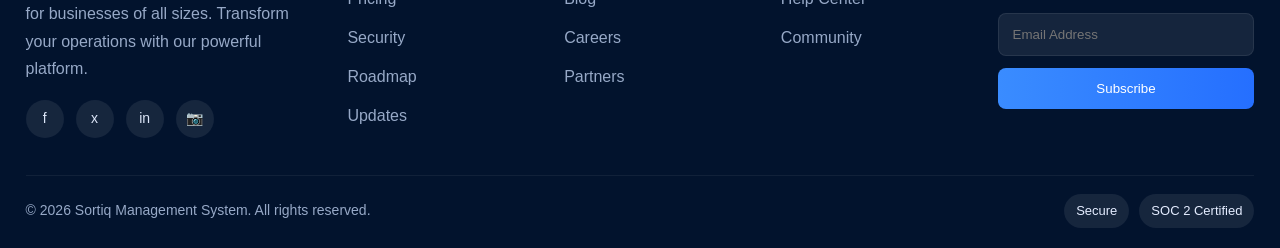
<file: support.html>
<!DOCTYPE html>
<html lang="en">
<head>
  <meta charset="UTF-8" />
  <meta name="viewport" content="width=device-width, initial-scale=1.0" />
  <title>CMS - Support</title>
  <link rel="stylesheet" href="./css/style.css" />
  <link rel="stylesheet" href="./css/pages.css" />
  <link rel="stylesheet" href="./css/responsive.css" />
</head>
<body class="page-shell">
  <div id="header"></div>

  <section class="page-hero">
    <div class="container reveal">
      <div class="page-tag">Help Center</div>
      <h1>Support, onboarding, and resources in one place</h1>
      <p>
        Find implementation guidance, rollout help, security answers, onboarding steps,
        and the fastest ways to contact our team.
      </p>
      <div class="hero-buttons mt-30">
        <a href="./contact.html" class="btn-solid pulse-loop">Talk to Support</a>
        <a href="./modules.html" class="btn-outline">Explore Features</a>
      </div>
    </div>
  </section>

  <section class="section reveal" id="onboarding">
    <div class="container">
      <h2 class="section-title">Implementation Journey</h2>
      <p class="section-subtitle">A clear path from first demo to full campus rollout</p>

      <div class="journey-grid mt-40">
        <div class="card journey-card hover-lift">
          <span class="journey-step">01</span>
          <h3>Discovery session</h3>
          <p>We review your current process, users, departments, and reporting needs.</p>
        </div>
        <div class="card journey-card hover-lift">
          <span class="journey-step">02</span>
          <h3>Configuration and migration</h3>
          <p>Set up user roles, modules, fee structures, and migrate existing records carefully.</p>
        </div>
        <div class="card journey-card hover-lift">
          <span class="journey-step">03</span>
          <h3>Training and go-live</h3>
          <p>Enable staff training, pilot testing, and full launch with post-rollout monitoring.</p>
        </div>
      </div>
    </div>
  </section>

  <section class="section reveal" id="security">
    <div class="container">
      <div class="experience-shell">
        <div class="experience-copy">
          <div class="page-tag">Security</div>
          <h2 class="section-title section-title-left">Built for trusted academic operations</h2>
          <p class="section-subtitle section-subtitle-left">
            Protect sensitive student, staff, and finance information with secure access controls and dependable system practices.
          </p>

          <div class="experience-points">
            <div class="card experience-point hover-lift">
              <h3>Role-based access</h3>
              <p>Control who can see admissions, finance, exams, transport, and reporting data.</p>
            </div>
            <div class="card experience-point hover-lift">
              <h3>Audit visibility</h3>
              <p>Track changes, monitor activity, and maintain transparency across departments.</p>
            </div>
            <div class="card experience-point hover-lift">
              <h3>Reliable backups</h3>
              <p>Reduce operational risk with recovery planning and data protection workflows.</p>
            </div>
          </div>
        </div>

        <div class="experience-visual">
          <div class="dashboard-frame">
            <div class="dashboard-topbar">
              <span></span>
              <span></span>
              <span></span>
            </div>

            <div class="dashboard-grid">
              <div class="dashboard-panel">
                <small>Access control</small>
                <strong>18 roles</strong>
                <p>Granular permissions</p>
              </div>
              <div class="dashboard-panel">
                <small>Backup health</small>
                <strong>Daily</strong>
                <p>Scheduled recovery points</p>
              </div>
              <div class="dashboard-panel dashboard-panel-lg">
                <small>Compliance snapshot</small>
                <strong>99.9%</strong>
                <div class="chart-bars">
                  <span style="height: 64%;"></span>
                  <span style="height: 79%;"></span>
                  <span style="height: 70%;"></span>
                  <span style="height: 88%;"></span>
                  <span style="height: 94%;"></span>
                </div>
              </div>
              <div class="dashboard-panel dashboard-feed">
                <small>Security checklist</small>
                <ul>
                  <li>Role review completed</li>
                  <li>Password policy enabled</li>
                  <li>Logs retained and monitored</li>
                  <li>Backups verified weekly</li>
                </ul>
              </div>
            </div>
          </div>
        </div>
      </div>
    </div>
  </section>

  <section class="section reveal" id="faq">
    <div class="container">
      <h2 class="section-title">Popular Questions</h2>
      <p class="section-subtitle">Quick answers for institutions evaluating the platform</p>

      <div class="faq-grid mt-40">
        <div class="faq-list">
          <div class="card faq-item">
            <button class="faq-question">How long does implementation usually take?</button>
            <div class="faq-answer">Most institutions can launch in a few weeks depending on migration scope, training, and custom setup needs.</div>
          </div>

          <div class="card faq-item">
            <button class="faq-question">Can we launch with only a few modules first?</button>
            <div class="faq-answer">Yes. Many teams begin with admissions, attendance, fees, or communication, then expand gradually.</div>
          </div>

          <div class="card faq-item" id="account-help">
            <button class="faq-question">What should I do if I cannot access my account?</button>
            <div class="faq-answer">Use the contact page or call support so the team can verify your account details and help you reset access safely.</div>
          </div>

          <div class="card faq-item">
            <button class="faq-question">Do you support staff onboarding and training?</button>
            <div class="faq-answer">Yes. Training sessions and guided onboarding are part of the rollout process to help teams adopt the platform smoothly.</div>
          </div>
        </div>

        <div class="card facts-box hover-lift">
          <h3>Support Highlights</h3>
          <ul>
            <li>✔ Guided rollout planning</li>
            <li>✔ Staff training support</li>
            <li>✔ Security and access guidance</li>
            <li>✔ Demo and pricing assistance</li>
            <li>✔ Help for migration readiness</li>
          </ul>
        </div>
      </div>
    </div>
  </section>

  <section class="section reveal" id="community">
    <div class="container">
      <div class="promo-grid">
        <a href="./blog.html" class="card promo-card hover-lift">
          <span class="promo-kicker">Knowledge</span>
          <h3>Read platform updates</h3>
          <p>Explore the latest ideas, product highlights, and education workflow insights.</p>
          <span class="promo-link">Go to blog →</span>
        </a>

        <a href="./contact.html" class="card promo-card hover-lift" id="partners">
          <span class="promo-kicker">Partnerships</span>
          <h3>Talk with our team</h3>
          <p>Discuss institution rollouts, implementation support, and collaboration opportunities.</p>
          <span class="promo-link">Contact us →</span>
        </a>

        <a href="./contact.html" class="card promo-card hover-lift" id="careers">
          <span class="promo-kicker">Careers</span>
          <h3>Share your interest</h3>
          <p>Reach out through our contact page if you want to explore opportunities with the team.</p>
          <span class="promo-link">Start here →</span>
        </a>
      </div>
    </div>
  </section>

  <div id="footer"></div>

  <script src="./js/include.js"></script>
  <script src="./js/main.js"></script>
  <script src="./js/faq.js"></script>
</body>
</html>
</file>
<file: css/style.css>
* {
  margin: 0;
  padding: 0;
  box-sizing: border-box;
}

:root {
  --bg-main: #031830;
  --bg-deep: #021327;
  --bg-top: #082956;
  --bg-card: rgba(9, 18, 40, 0.95);
  --bg-card-2: rgba(28, 45, 95, 0.92);
  --border: rgba(255, 255, 255, 0.07);
  --text: #f5f8ff;
  --muted: #97a9c7;
  --blue: #3ca7ff;
  --blue-2: #2a6dff;
  --cyan: #70d7ff;
  --shadow: 0 10px 30px rgba(0, 0, 0, 0.28);
}

html {
  scroll-behavior: smooth;
}

body {
  font-family: Arial, Helvetica, sans-serif;
  font-size: 17px;
  color: var(--text);
  background:
    radial-gradient(circle at top center, #073568 0%, #04224a 22%, #031830 52%, #031830 100%);
  line-height: 1.7;
  overflow-x: hidden;
}

a {
  text-decoration: none;
  color: inherit;
}

img {
  width: 100%;
  display: block;
}

ul {
  list-style: none;
}

button,
input,
textarea {
  font-family: inherit;
}

.container {
  width: min(1320px, 96%);
  margin: 0 auto;
}

/* HEADER */
#header {
  min-height: 74px;
}

.site-header {
  position: fixed;
  top: 0;
  left: 0;
  width: 100%;
  z-index: 999;
  background: rgba(7, 27, 60, 0.96);
  backdrop-filter: blur(8px);
  border-bottom: 1px solid rgba(255, 255, 255, 0.04);
}

.nav-wrap {
  min-height: 74px;
  display: flex;
  align-items: center;
  justify-content: space-between;
  gap: 22px;
}

.brand {
  display: flex;
  align-items: center;
  gap: 10px;
  font-weight: 700;
  font-size: 18px;
}

.brand-icon {
  font-size: 20px;
}

.nav {
  display: flex;
  align-items: center;
  gap: 34px;
}

.nav a {
  font-size: 15px;
  color: #eef4ff;
  position: relative;
  transition: 0.25s ease;
}

.nav a::after {
  content: "";
  position: absolute;
  left: 0;
  bottom: -10px;
  width: 0;
  height: 2px;
  border-radius: 10px;
  background: linear-gradient(90deg, var(--cyan), var(--blue-2));
  transition: 0.25s ease;
}

.nav a:hover,
.nav a.active {
  color: #79d2ff;
}

.nav a:hover::after,
.nav a.active::after {
  width: 100%;
}

.nav-login {
  padding: 10px 18px;
  border: 1px solid #2b7bef;
  border-radius: 999px;
  font-size: 15px;
  transition: 0.25s ease;
}

.nav-login:hover {
  background: rgba(58, 140, 255, 0.1);
  box-shadow: 0 0 18px rgba(58, 140, 255, 0.16);
}

.menu-btn {
  display: none;
  background: transparent;
  border: none;
  color: white;
  font-size: 28px;
  cursor: pointer;
}

/* COMMON */
.section {
  padding: 92px 0;
}

.section-title {
  text-align: center;
  font-size: 32px;
  line-height: 1.2;
  margin-bottom: 8px;
}

.section-subtitle {
  text-align: center;
  color: var(--muted);
  font-size: 16px;
  margin-bottom: 38px;
}

.page-tag {
  display: inline-block;
  padding: 8px 16px;
  border-radius: 999px;
  background: rgba(28, 118, 190, 0.18);
  color: #71d7ff;
  text-transform: uppercase;
  font-size: 14px;
  letter-spacing: 0.8px;
  margin-bottom: 22px;
}

.gradient-word {
  color: #6cd2ff;
}

.card {
  background: linear-gradient(180deg, rgba(10, 18, 39, 0.98), rgba(12, 22, 48, 0.95));
  border: 1px solid var(--border);
  border-radius: 16px;
  box-shadow: var(--shadow);
}

.hover-lift {
  transition: transform 0.28s ease, box-shadow 0.28s ease, border-color 0.28s ease;
}

.hover-lift:hover {
  transform: translateY(-7px);
  box-shadow: 0 18px 38px rgba(0, 0, 0, 0.34);
  border-color: rgba(112, 211, 255, 0.18);
}

.icon-chip {
  width: 44px;
  height: 44px;
  border-radius: 12px;
  background: rgba(37, 128, 194, 0.18);
  display: grid;
  place-items: center;
  color: #84dbff;
  font-size: 19px;
  margin-bottom: 18px;
}

.grid-4 {
  display: grid;
  grid-template-columns: repeat(4, 1fr);
  gap: 24px;
}

.grid-3 {
  display: grid;
  grid-template-columns: repeat(3, 1fr);
  gap: 24px;
}

.grid-5 {
  display: grid;
  grid-template-columns: repeat(5, 1fr);
  gap: 20px;
}

.page-shell {
  min-height: 100vh;
}

.hero-buttons {
  display: flex;
  justify-content: center;
  gap: 20px;
  margin-top: 10px;
  flex-wrap: wrap;
}

.btn-solid,
.btn-outline {
  display: inline-flex;
  align-items: center;
  justify-content: center;
  min-width: 170px;
  padding: 16px 30px;
  border-radius: 999px;
  font-size: 17px;
  transition: 0.28s ease;
}

.btn-solid {
  background: linear-gradient(90deg, #6ad9ff 0%, #2871ff 100%);
  color: white;
  box-shadow: 0 10px 24px rgba(40, 113, 255, 0.2);
}

.btn-solid:hover {
  transform: translateY(-2px);
  box-shadow: 0 14px 28px rgba(40, 113, 255, 0.28);
}

.btn-outline {
  border: 1px solid rgba(255, 255, 255, 0.16);
  color: white;
}

.btn-outline:hover {
  background: rgba(255, 255, 255, 0.05);
  transform: translateY(-2px);
}

.chat-widget {
  position: fixed;
  right: 24px;
  bottom: 24px;
  z-index: 1200;
  display: flex;
  flex-direction: column;
  align-items: flex-end;
  gap: 16px;
}

.chat-toggle {
  width: 64px;
  height: 64px;
  border: none;
  border-radius: 50%;
  display: grid;
  place-items: center;
  background: linear-gradient(135deg, #b715ff 0%, #5f10e6 100%);
  color: #fff;
  font-size: 30px;
  box-shadow: 0 18px 34px rgba(96, 16, 230, 0.34);
  cursor: pointer;
  transition: transform 0.25s ease, box-shadow 0.25s ease;
}

.chat-toggle:hover {
  transform: translateY(-4px) scale(1.03);
  box-shadow: 0 22px 40px rgba(96, 16, 230, 0.42);
}

.chat-window {
  width: min(370px, calc(100vw - 32px));
  min-height: 470px;
  background: rgba(255, 255, 255, 0.96);
  color: #172033;
  border-radius: 22px;
  overflow: hidden;
  box-shadow: 0 28px 60px rgba(0, 0, 0, 0.35);
  border: 1px solid rgba(255, 255, 255, 0.16);
  backdrop-filter: blur(10px);
}

.chat-header {
  display: flex;
  align-items: flex-start;
  justify-content: space-between;
  gap: 16px;
  padding: 18px 18px 16px;
  background: linear-gradient(90deg, #b715ff 0%, #6f16f1 100%);
  color: #fff;
}

.chat-header strong {
  display: block;
  font-size: 28px;
  line-height: 1.1;
}

.chat-header p {
  margin-top: 6px;
  font-size: 13px;
  color: rgba(255, 255, 255, 0.82);
}

.chat-close {
  border: none;
  background: transparent;
  color: #fff;
  font-size: 30px;
  line-height: 1;
  cursor: pointer;
}

.chat-body {
  height: 310px;
  padding: 16px 14px;
  overflow-y: auto;
  background: #fff;
  display: flex;
  flex-direction: column;
  gap: 12px;
}

.chat-message {
  max-width: 82%;
  padding: 12px 14px;
  border-radius: 16px;
  font-size: 16px;
  line-height: 1.45;
  white-space: pre-line;
}

.bot-message {
  align-self: flex-start;
  background: #dde0ff;
  color: #172033;
  border-top-left-radius: 6px;
}

.user-message {
  align-self: flex-end;
  background: linear-gradient(135deg, #b715ff 0%, #6f16f1 100%);
  color: #fff;
  border-top-right-radius: 6px;
}

.chat-loading {
  opacity: 0.78;
  font-style: italic;
}

.chat-form {
  display: flex;
  align-items: center;
  gap: 10px;
  padding: 12px;
  background: #f7f8fd;
  border-top: 1px solid rgba(23, 32, 51, 0.1);
}

.chat-input {
  flex: 1;
  min-width: 0;
  padding: 13px 14px;
  border-radius: 12px;
  border: 1px solid rgba(23, 32, 51, 0.16);
  outline: none;
  font-size: 16px;
  color: #172033;
  background: #fff;
}

.chat-input:focus {
  border-color: #8c30ff;
  box-shadow: 0 0 0 3px rgba(140, 48, 255, 0.12);
}

.chat-send {
  border: none;
  border-radius: 12px;
  padding: 13px 18px;
  background: linear-gradient(90deg, #b715ff 0%, #6f16f1 100%);
  color: #fff;
  font-size: 16px;
  font-weight: 700;
  cursor: pointer;
}

.chat-send:disabled,
.chat-input:disabled {
  opacity: 0.7;
  cursor: not-allowed;
}

/* HOME HERO */
.hero {
  min-height: 84vh;
  position: relative;
  display: flex;
  align-items: center;
  background:
    linear-gradient(rgba(0,0,0,0.48), rgba(0,0,0,0.56)),
    url("https://images.unsplash.com/photo-1523240794102-9e4ea4b1d6a9?auto=format&fit=crop&w=1600&q=80")
    center/cover no-repeat;
}

.hero::before {
  content: "";
  position: absolute;
  inset: 0;
  background:
    linear-gradient(90deg, rgba(0, 0, 0, 0.46) 0%, rgba(0,0,0,0.24) 52%, rgba(0,0,0,0.4) 100%);
}

.hero-content {
  position: relative;
  z-index: 1;
  max-width: 900px;
  width: 100%;
  text-align: center;
  margin: 0 auto;
}

.hero-content h1 {
  font-size: clamp(48px, 6vw, 72px);
  line-height: 1.08;
  font-weight: 700;
  margin-bottom: 20px;
  word-break: normal;
}

.hero-content p {
  max-width: 650px;
  font-size: 19px;
  color: #d8dfec;
  line-height: 1.7;
  margin: 0 auto 30px;
}

/* HERO SLIDER */
.hero-slider {
  position: relative;
  overflow: hidden;
  min-height: 100vh;
}

.slider-track {
  position: relative;
  width: 100%;
  min-height: 100vh;
}

.slide {
  position: absolute;
  inset: 0;
  padding: 80px 20px;
  display: flex;
  justify-content: center;
  align-items: center;
  text-align: center;
  background-position: center;
  background-size: cover;
  background-repeat: no-repeat;
  opacity: 0;
  visibility: hidden;
  transition: opacity 0.8s ease, transform 0.8s ease;
  transform: scale(1.05);
}

.slide.active {
  opacity: 1;
  visibility: visible;
  transform: scale(1);
  z-index: 2;
}

.slide::before {
  content: "";
  position: absolute;
  inset: 0;
  background: linear-gradient(
    90deg,
    rgba(0,0,0,0.65) 0%,
    rgba(0,0,0,0.35) 50%,
    rgba(0,0,0,0.65) 100%
  );
}

.slide .container {
  position: relative;
  z-index: 2;
  display: flex;
  justify-content: center;
  align-items: center;
}

.hero-slider .hero-content {
  opacity: 0;
  transform: translateY(30px);
  transition: opacity 0.7s ease 0.2s, transform 0.7s ease 0.2s;
}

.hero-slider .slide.active .hero-content {
  opacity: 1;
  transform: translateY(0);
}

.slider-dots {
  position: absolute;
  left: 50%;
  bottom: 24px;
  transform: translateX(-50%);
  display: flex;
  gap: 8px;
  z-index: 5;
}

.slider-dots button {
  width: 10px;
  height: 10px;
  border-radius: 50%;
  background: rgba(255,255,255,0.4);
  border: none;
  cursor: pointer;
}

.slider-dots button.active {
  width: 28px;
  border-radius: 999px;
  background: linear-gradient(90deg, #70d7ff, #2a6dff);
}

/* PAGE HERO */
.page-hero {
  padding: 72px 0 46px;
}

.page-hero h1 {
  font-size: 62px;
  line-height: 1.08;
  margin-bottom: 16px;
}

.page-hero p {
  color: var(--muted);
  max-width: 760px;
  font-size: 16px;
}

.page-hero-center {
  text-align: center;
}

.page-hero-center p {
  margin-inline: auto;
}

/* HOME CARDS */
.info-card {
  padding: 30px 24px;
  min-height: 190px;
}

.info-card h3,
.module-card h3,
.feature-card h3 {
  font-size: 19px;
  margin-bottom: 10px;
}

.info-card p,
.module-card p,
.feature-card p {
  color: var(--muted);
  font-size: 14px;
}

.module-card {
  position: relative;
  padding: 28px 24px;
  min-height: 176px;
}

.badge-num {
  position: absolute;
  right: 16px;
  top: 14px;
  width: 26px;
  height: 18px;
  border-radius: 999px;
  background: rgba(90, 198, 255, 0.12);
  color: #90e2ff;
  font-size: 10px;
  display: grid;
  place-items: center;
}

.testimonial-card {
  padding: 28px 24px;
}

.testimonial-card h3 {
  font-size: 17px;
  margin-bottom: 12px;
}

.testimonial-card p {
  color: var(--muted);
  font-size: 14px;
  margin-bottom: 18px;
}

.user-row {
  display: flex;
  align-items: center;
  gap: 10px;
}

.user-badge {
  width: 34px;
  height: 34px;
  border-radius: 50%;
  display: grid;
  place-items: center;
  font-weight: bold;
  background: linear-gradient(135deg, #51bfff, #2d66ff);
  font-size: 13px;
}

.user-meta small {
  display: block;
  color: var(--muted);
}

.feature-card {
  text-align: center;
  min-height: 188px;
  padding: 34px 22px;
}

.metrics-band {
  display: grid;
  grid-template-columns: repeat(4, 1fr);
  gap: 18px;
  padding: 24px;
  background: linear-gradient(135deg, rgba(16, 28, 60, 0.94), rgba(35, 56, 116, 0.92));
}

.metric-item {
  display: flex;
  flex-direction: column;
  justify-content: center;
  padding: 16px 18px;
  border-radius: 18px;
  background: rgba(255, 255, 255, 0.04);
  border: 1px solid rgba(255, 255, 255, 0.06);
}

.metric-item strong {
  display: inline-flex;
  align-items: baseline;
  gap: 3px;
  width: fit-content;
  font-size: 34px;
  line-height: 1.1;
  margin-bottom: 12px;
  color: #86dbff;
}

.metric-number {
  font-weight: 700;
}

.metric-suffix {
  font-size: 0.8em;
}

.metric-label {
  color: #d6e4ff;
  font-size: 17px;
  line-height: 1.6;
}

.section-title-left,
.section-subtitle-left {
  text-align: left;
}

.section-title-left {
  margin-bottom: 12px;
}

.section-subtitle-left {
  max-width: 620px;
  margin-bottom: 0;
}

.experience-shell {
  display: grid;
  grid-template-columns: 1.03fr 0.97fr;
  gap: 34px;
  align-items: center;
}

.experience-points {
  display: grid;
  gap: 16px;
  margin-top: 28px;
}

.experience-point {
  padding: 22px 24px;
}

.experience-point h3 {
  font-size: 19px;
  margin-bottom: 8px;
}

.experience-point p {
  color: var(--muted);
  font-size: 14px;
}

.experience-visual {
  position: relative;
}

.dashboard-frame {
  position: relative;
  overflow: hidden;
  border-radius: 26px;
  padding: 22px;
  background:
    radial-gradient(circle at top right, rgba(124, 227, 255, 0.18), transparent 34%),
    linear-gradient(160deg, rgba(11, 22, 49, 0.98), rgba(13, 24, 60, 0.95));
  border: 1px solid rgba(255, 255, 255, 0.08);
  box-shadow: 0 24px 52px rgba(0, 0, 0, 0.34);
}

.dashboard-topbar {
  display: flex;
  gap: 8px;
  margin-bottom: 18px;
}

.dashboard-topbar span {
  width: 11px;
  height: 11px;
  border-radius: 50%;
  background: rgba(255, 255, 255, 0.22);
}

.dashboard-grid {
  display: grid;
  grid-template-columns: repeat(2, 1fr);
  gap: 16px;
}

.dashboard-panel {
  padding: 18px;
  min-height: 136px;
  border-radius: 20px;
  background: rgba(255, 255, 255, 0.05);
  border: 1px solid rgba(255, 255, 255, 0.08);
}

.dashboard-panel small {
  display: block;
  color: #9eb4d7;
  font-size: 12px;
  margin-bottom: 10px;
  text-transform: uppercase;
  letter-spacing: 0.8px;
}

.dashboard-panel strong {
  display: block;
  font-size: 30px;
  margin-bottom: 8px;
  color: #f8fbff;
}

.dashboard-panel p {
  color: #b8c6de;
  font-size: 14px;
}

.dashboard-panel-lg {
  grid-column: span 2;
}

.chart-bars {
  display: flex;
  align-items: end;
  gap: 12px;
  height: 120px;
  margin-top: 14px;
}

.chart-bars span {
  flex: 1;
  border-radius: 999px 999px 10px 10px;
  background: linear-gradient(180deg, #79e0ff, #2d6eff);
  box-shadow: 0 10px 24px rgba(45, 110, 255, 0.2);
  animation: barRise 2.8s ease-in-out infinite alternate;
}

.chart-bars span:nth-child(2) { animation-delay: 0.15s; }
.chart-bars span:nth-child(3) { animation-delay: 0.3s; }
.chart-bars span:nth-child(4) { animation-delay: 0.45s; }
.chart-bars span:nth-child(5) { animation-delay: 0.6s; }

.dashboard-feed ul {
  display: grid;
  gap: 10px;
}

.dashboard-feed li {
  color: #dce7ff;
  font-size: 14px;
  padding-left: 18px;
  position: relative;
}

.dashboard-feed li::before {
  content: "";
  position: absolute;
  left: 0;
  top: 8px;
  width: 8px;
  height: 8px;
  border-radius: 50%;
  background: #74d8ff;
  box-shadow: 0 0 0 6px rgba(116, 216, 255, 0.12);
}

.journey-grid {
  display: grid;
  grid-template-columns: repeat(3, 1fr);
  gap: 24px;
}

.journey-card {
  position: relative;
  padding: 30px 24px 24px;
  min-height: 220px;
}

.journey-step {
  display: inline-grid;
  place-items: center;
  width: 52px;
  height: 52px;
  margin-bottom: 18px;
  border-radius: 16px;
  background: linear-gradient(135deg, rgba(122, 224, 255, 0.2), rgba(40, 113, 255, 0.22));
  color: #8fe0ff;
  font-weight: 700;
  letter-spacing: 1px;
}

.journey-card h3 {
  font-size: 21px;
  margin-bottom: 10px;
}

.journey-card p {
  color: var(--muted);
  font-size: 14px;
}

.promo-grid {
  display: grid;
  grid-template-columns: repeat(3, 1fr);
  gap: 24px;
}

.promo-card {
  display: block;
  min-height: 100%;
  padding: 30px 26px;
}

.promo-kicker {
  display: inline-block;
  margin-bottom: 14px;
  padding: 8px 12px;
  border-radius: 999px;
  background: rgba(110, 213, 255, 0.12);
  color: #82dbff;
  text-transform: uppercase;
  letter-spacing: 0.8px;
  font-size: 12px;
}

.promo-card h3 {
  font-size: 23px;
  margin-bottom: 10px;
}

.promo-card p {
  color: var(--muted);
  font-size: 15px;
  margin-bottom: 18px;
}

.promo-link {
  color: #8bdcff;
  font-weight: 600;
}

/* BLOG */
.blog-header-row {
  display: flex;
  justify-content: space-between;
  align-items: end;
  gap: 20px;
  margin-bottom: 26px;
}

.blog-header-row .left p {
  color: var(--muted);
  font-size: 15px;
  margin-top: 8px;
}

.small-outline-btn {
  padding: 12px 16px;
  border: 1px solid rgba(72, 164, 255, 0.25);
  border-radius: 10px;
  color: #82d4ff;
  font-size: 14px;
  transition: 0.28s ease;
}

.small-outline-btn:hover {
  background: rgba(72, 164, 255, 0.08);
}

.blog-card {
  overflow: hidden;
  display: flex;
  flex-direction: column;
  min-height: 100%;
}

.blog-thumb {
  height: 190px;
  overflow: hidden;
  background: #0d1b35;
}

.blog-thumb img {
  width: 100%;
  height: 100%;
  object-fit: cover;
  transition: transform 0.5s ease;
}

.blog-card:hover .blog-thumb img {
  transform: scale(1.06);
}

.blog-body {
  padding: 22px;
  display: flex;
  flex: 1;
  flex-direction: column;
}

.blog-body .category {
  color: #74d4ff;
  text-transform: uppercase;
  font-size: 12px;
  letter-spacing: 0.7px;
  margin-bottom: 10px;
}

.blog-body h3 {
  font-size: 19px;
  margin-bottom: 10px;
}

.blog-body p,
.blog-meta {
  color: var(--muted);
  font-size: 14px;
}

.blog-body p {
  flex: 1;
}

.blog-read-more {
  display: inline-block;
  width: fit-content;
  margin-top: 12px;
  color: #79d4ff;
  font-size: 14px;
  font-weight: 600;
  transition: 0.25s ease;
}

.blog-read-more:hover {
  color: #b8e9ff;
}

.blog-meta {
  display: flex;
  justify-content: space-between;
  gap: 14px;
  margin-top: 14px;
  flex-wrap: wrap;
}

/* FAQ */
.faq-grid {
  display: grid;
  grid-template-columns: 2fr 1fr;
  gap: 26px;
  align-items: start;
}

.faq-item {
  margin-bottom: 14px;
  overflow: hidden;
}

.faq-question {
  width: 100%;
  border: none;
  background: transparent;
  color: white;
  text-align: left;
  padding: 18px 20px;
  font-size: 15px;
  cursor: pointer;
  position: relative;
}

.faq-question::after {
  content: "+";
  position: absolute;
  right: 18px;
  top: 16px;
  font-size: 18px;
  color: #d9e6ff;
}

.faq-item.active .faq-question::after {
  content: "−";
}

.faq-answer {
  display: none;
  padding: 0 20px 18px;
  color: var(--muted);
  font-size: 14px;
}

.faq-item.active .faq-answer {
  display: block;
}

.facts-box {
  padding: 26px;
}

.facts-box h3 {
  margin-bottom: 16px;
}

.facts-box li {
  color: var(--muted);
  font-size: 14px;
  margin-bottom: 12px;
}

/* CTA */
.cta-center {
  text-align: center;
  padding: 86px 0;
}

.cta-center p {
  color: var(--muted);
  font-size: 16px;
  max-width: 720px;
  margin: 12px auto 22px;
}

.note-line {
  margin-top: 12px;
  color: #9ab0d0;
  font-size: 13px;
}

/* ABOUT */
.about-grid {
  display: grid;
  grid-template-columns: 1.08fr 0.95fr;
  gap: 48px;
  align-items: center;
}

.about-image img {
  border-radius: 18px;
}

.story-grid {
  display: grid;
  grid-template-columns: 1.05fr 0.95fr;
  gap: 52px;
}

.story-copy h2 {
  font-size: 32px;
  line-height: 1.15;
  margin-bottom: 16px;
}

.story-copy p {
  color: var(--muted);
  font-size: 16px;
  margin-bottom: 22px;
}

.stats-row {
  display: flex;
  gap: 34px;
  margin-top: 26px;
}

.stats-row h3 {
  font-size: 42px;
  color: #6fd1ff;
}

.value-list {
  display: flex;
  flex-direction: column;
  gap: 16px;
}

.value-card {
  padding: 26px;
}

.value-card h4 {
  font-size: 19px;
  margin-bottom: 8px;
}

.value-card p {
  color: var(--muted);
  font-size: 14px;
}

.timeline-section {
  padding-top: 60px;
}

.timeline-title {
  text-align: center;
  font-size: 28px;
  margin-bottom: 38px;
}

.timeline {
  position: relative;
  max-width: 980px;
  margin: 0 auto;
  padding-left: 52px;
}

.timeline::before {
  content: "";
  position: absolute;
  left: 12px;
  top: 0;
  bottom: 0;
  width: 2px;
  background: rgba(128, 216, 255, 0.18);
}

.timeline-item {
  position: relative;
  margin-bottom: 28px;
}

.timeline-dot {
  position: absolute;
  left: -52px;
  top: 26px;
  width: 22px;
  height: 22px;
  border-radius: 50%;
  background: #63cbff;
  border: 4px solid #0a162e;
  box-shadow: 0 0 0 4px rgba(99, 203, 255, 0.12);
}

.timeline-card {
  padding: 26px 28px;
}

.timeline-year {
  display: inline-block;
  color: #71d2ff;
  font-size: 12px;
  margin-bottom: 8px;
}

.timeline-card h3 {
  font-size: 20px;
  margin-bottom: 8px;
}

.timeline-card p {
  color: var(--muted);
  font-size: 14px;
}

.team-title {
  text-align: center;
  font-size: 26px;
  margin-bottom: 28px;
}

.team-card {
  overflow: hidden;
}

.team-img {
  height: 250px;
}

.team-img img {
  height: 100%;
  object-fit: cover;
}

.team-body {
  padding: 18px 18px 20px;
}

.team-body p {
  color: var(--muted);
  font-size: 14px;
}

/* CONTACT */
.contact-top-box {
  margin-top: 24px;
  padding: 28px;
}

.contact-cards {
  display: grid;
  grid-template-columns: repeat(4, 1fr);
  gap: 22px;
}

.contact-mini {
  text-align: center;
  padding: 28px 22px;
  min-height: 216px;
}

.contact-mini h3 {
  font-size: 19px;
  margin-bottom: 10px;
}

.contact-mini p {
  color: var(--muted);
  font-size: 14px;
  margin-bottom: 10px;
}

.contact-mini a {
  color: #79d4ff;
  font-size: 14px;
}

.contact-main-grid {
  display: grid;
  grid-template-columns: 1fr 1fr;
  gap: 30px;
  max-width: 1060px;
  margin: 0 auto;
}

.form-panel,
.contact-info-panel {
  padding: 38px;
}

.form-panel h2,
.contact-info-panel h2 {
  font-size: 30px;
  margin-bottom: 20px;
}

.form-grid {
  display: grid;
  grid-template-columns: 1fr 1fr;
  gap: 14px;
}

.input,
.textarea {
  width: 100%;
  padding: 16px 18px;
  border-radius: 10px;
  border: 1px solid rgba(255,255,255,0.1);
  background: rgba(5, 17, 39, 0.9);
  color: white;
  font-size: 15px;
  outline: none;
  transition: 0.25s ease;
}

.input:focus,
.textarea:focus {
  border-color: rgba(112, 211, 255, 0.35);
  box-shadow: 0 0 0 3px rgba(76, 190, 255, 0.08);
}

.textarea {
  grid-column: 1 / -1;
  min-height: 150px;
  resize: vertical;
}

.submit-btn {
  width: 100%;
  margin-top: 16px;
  border: none;
  cursor: pointer;
}

.submit-btn:disabled {
  cursor: not-allowed;
  opacity: 0.72;
  transform: none;
}

.form-message {
  min-height: 20px;
  margin-top: 14px;
  font-size: 14px;
  color: var(--muted);
}

.form-message.success {
  color: #86f0bd;
}

.form-message.error {
  color: #ff9d9d;
}

.form-message.info {
  color: #8bdcff;
}

.contact-info-panel {
  background: linear-gradient(135deg, rgba(28, 47, 101, 0.95), rgba(31, 47, 112, 0.95));
}

.quick-item {
  display: flex;
  gap: 14px;
  margin-bottom: 24px;
}

.quick-item .icon-chip {
  margin-bottom: 0;
  flex-shrink: 0;
}

.quick-item span {
  display: block;
  color: #8ea7cb;
  font-size: 13px;
  text-transform: uppercase;
  margin-bottom: 4px;
}

.quick-item p {
  color: #f1f6ff;
  font-size: 15px;
}

.map-frame {
  width: 100%;
  height: 430px;
  border: 0;
  filter: grayscale(100%) brightness(0.92) contrast(1);
}

/* LOGIN / REGISTER */
.auth-layout {
  min-height: calc(100vh - 74px);
  display: grid;
  grid-template-columns: 1.15fr 0.95fr;
  gap: 42px;
  align-items: center;
  padding: 60px 0 74px;
}

.auth-left h1 {
  font-size: 66px;
  line-height: 1.06;
  margin-bottom: 18px;
}

.auth-left h2 {
  font-size: 22px;
  color: #83cfff;
  margin-bottom: 16px;
  font-weight: 500;
}

.auth-left p {
  max-width: 520px;
  color: #d2dced;
  font-size: 15px;
}

.auth-accent {
  width: 92px;
  height: 4px;
  border-radius: 999px;
  background: linear-gradient(90deg, #69d8ff, #2f74ff);
  margin-top: 28px;
}

.auth-card {
  padding: 46px 38px 34px;
  background: rgba(46, 65, 104, 0.9);
}

.auth-card h2 {
  text-align: center;
  font-size: 30px;
  margin-bottom: 24px;
}

.input-label {
  display: block;
  font-size: 14px;
  color: #d8e3fa;
  margin-bottom: 8px;
}

.auth-input-wrap {
  position: relative;
  margin-bottom: 16px;
}

.left-icon,
.right-icon {
  position: absolute;
  top: 50%;
  transform: translateY(-50%);
  color: #9ab0d0;
  font-size: 15px;
}

.left-icon {
  left: 14px;
}

.right-icon {
  right: 14px;
}

.auth-toggle {
  border: none;
  background: transparent;
  cursor: pointer;
}

.auth-input {
  width: 100%;
  padding: 15px 44px 15px 40px;
  border-radius: 12px;
  border: 1px solid rgba(255,255,255,0.11);
  background: rgba(83, 105, 143, 0.45);
  color: white;
  font-size: 15px;
  outline: none;
}

.auth-row {
  display: flex;
  justify-content: space-between;
  align-items: center;
  gap: 14px;
  font-size: 14px;
  margin: 6px 0 22px;
}

.auth-row label {
  display: flex;
  align-items: center;
  gap: 8px;
  color: #dce5f8;
}

.auth-row a {
  color: #6fcfff;
}

.auth-submit {
  width: 100%;
  border: none;
  cursor: pointer;
  font-size: 17px;
}

.auth-submit:disabled {
  cursor: not-allowed;
  opacity: 0.72;
  transform: none;
}

.auth-message {
  min-height: 20px;
  margin: -6px 0 16px;
  font-size: 14px;
  color: var(--muted);
}

.auth-message.success {
  color: #86f0bd;
}

.auth-message.error {
  color: #ff9d9d;
}

.auth-message.info {
  color: #8bdcff;
}

/* MODULES */
.modules-page-grid {
  display: grid;
  grid-template-columns: repeat(3, 1fr);
  gap: 24px;
}

.modules-page-card {
  padding: 30px 26px;
  min-height: 230px;
}

.modules-page-card h3 {
  font-size: 20px;
  margin-bottom: 12px;
}

.modules-page-card p {
  color: var(--muted);
  font-size: 15px;
}

.modules-cta {
  margin-top: 56px;
  padding: 56px 30px;
  text-align: center;
  background: linear-gradient(90deg, rgba(20, 31, 63, 0.92), rgba(42, 63, 151, 0.94));
}

.modules-cta h2 {
  font-size: 30px;
  margin-bottom: 10px;
}

.modules-cta p {
  color: var(--muted);
  margin-bottom: 24px;
}

/* BLOG PAGE */
.blog-page-grid {
  display: grid;
  grid-template-columns: repeat(3, 1fr);
  gap: 24px;
}

.blog-status {
  text-align: center;
  padding: 30px 10px;
  color: var(--muted);
  font-size: 16px;
}

.pagination-bar {
  display: flex;
  justify-content: center;
  align-items: center;
  flex-wrap: wrap;
  gap: 10px;
  margin-top: 38px;
}

.pagination-btn {
  min-width: 42px;
  height: 42px;
  padding: 0 14px;
  border: 1px solid rgba(255,255,255,0.08);
  border-radius: 10px;
  background: rgba(255,255,255,0.06);
  color: #f5f8ff;
  cursor: pointer;
  transition: 0.25s ease;
  font-weight: 600;
}

.pagination-btn:hover {
  background: rgba(60, 167, 255, 0.14);
  border-color: rgba(112, 215, 255, 0.22);
  transform: translateY(-2px);
}

.pagination-btn.active {
  background: linear-gradient(90deg, #6ad9ff 0%, #2871ff 100%);
  border-color: transparent;
  color: white;
}

.pagination-btn:disabled {
  opacity: 0.45;
  cursor: not-allowed;
  transform: none;
}

/* FOOTER */
.site-footer {
  background: #02132d;
  border-top: 1px solid rgba(255,255,255,0.05);
}

.footer-grid {
  display: grid;
  grid-template-columns: 1.25fr 0.8fr 0.8fr 0.8fr 1.1fr;
  gap: 30px;
  padding: 64px 0 34px;
}

.footer-logo {
  display: flex;
  align-items: center;
  gap: 10px;
  margin-bottom: 16px;
}

.footer-brand h3 {
  font-size: 17px;
  max-width: 220px;
  line-height: 1.35;
}

.footer-col h4 {
  font-size: 19px;
  margin-bottom: 14px;
}

.footer-col p,
.footer-col li a {
  color: var(--muted);
  font-size: 15px;
}

.footer-col li {
  margin-bottom: 10px;
}

.social-row {
  display: flex;
  gap: 12px;
  margin-top: 18px;
}

.social-row a {
  width: 38px;
  height: 38px;
  border-radius: 50%;
  display: grid;
  place-items: center;
  background: rgba(255,255,255,0.08);
  color: #dce6f8;
  font-size: 14px;
  transition: 0.25s ease;
}

.social-row a:hover {
  background: rgba(59, 168, 255, 0.18);
  transform: translateY(-2px);
}

.footer-form {
  margin-top: 12px;
}

.footer-form input {
  width: 100%;
  padding: 13px 14px;
  border-radius: 8px;
  border: 1px solid rgba(255,255,255,0.08);
  background: rgba(255,255,255,0.08);
  color: white;
  outline: none;
  margin-bottom: 12px;
}

.footer-form button {
  width: 100%;
  padding: 13px 14px;
  border: none;
  border-radius: 8px;
  color: white;
  cursor: pointer;
  background: linear-gradient(90deg, #3a8cff, #256fff);
}

.footer-form-message {
  min-height: 20px;
  margin-top: 10px;
  color: #9cb2d0;
  font-size: 13px;
}

.footer-form-message.success {
  color: #86f0bd;
}

.footer-form-message.error {
  color: #ff9d9d;
}

.footer-bottom {
  display: flex;
  justify-content: space-between;
  align-items: center;
  gap: 20px;
  border-top: 1px solid rgba(255,255,255,0.06);
  padding: 18px 0 20px;
}

.footer-bottom p {
  color: var(--muted);
  font-size: 14px;
}

.footer-badges {
  display: flex;
  gap: 10px;
}

.footer-badges span {
  padding: 6px 12px;
  border-radius: 999px;
  background: rgba(255,255,255,0.08);
  color: #e4ecff;
  font-size: 11px;
}

/* TYPOGRAPHY */
h1,
h2,
h3,
h4,
h5,
h6 {
  font-weight: 700;
  line-height: 1.2;
  letter-spacing: -0.02em;
}

.nav a,
.nav-login,
.small-outline-btn,
.blog-read-more,
.contact-mini a {
  font-size: 16px;
}

.section-title,
.story-copy h2,
.form-panel h2,
.contact-info-panel h2,
.modules-cta h2,
.team-title,
.timeline-title {
  font-size: 36px;
}

.section-subtitle,
.page-hero p,
.story-copy p,
.cta-center p,
.modules-cta p,
.auth-left p,
.footer-col p,
.footer-col li a,
.blog-body p,
.blog-meta,
.faq-answer,
.facts-box li,
.value-card p,
.timeline-card p,
.contact-mini p,
.quick-item p,
.modules-page-card p,
.note-line,
.form-message,
.auth-message,
.footer-form-message {
  font-size: 16px;
  line-height: 1.7;
}

.page-tag {
  font-size: 15px;
}

.hero-content p {
  font-size: 20px;
}

.info-card h3,
.module-card h3,
.feature-card h3,
.testimonial-card h3,
.blog-body h3,
.value-card h4,
.timeline-card h3,
.contact-mini h3,
.modules-page-card h3,
.experience-point h3,
.journey-card h3,
.promo-card h3 {
  font-size: 22px;
  line-height: 1.3;
}

.info-card p,
.module-card p,
.feature-card p,
.testimonial-card p,
.experience-point p,
.journey-card p,
.promo-card p,
.dashboard-panel p,
.dashboard-feed li {
  font-size: 16px;
  line-height: 1.7;
}

.dashboard-panel small,
.blog-body .category,
.timeline-year,
.quick-item span,
.promo-kicker,
.footer-badges span {
  font-size: 13px;
}

.btn-solid,
.btn-outline,
.chat-message,
.chat-input,
.chat-send,
.auth-input,
.input,
.textarea {
  font-size: 17px;
}

.faq-question {
  font-size: 17px;
}

.footer-col h4 {
  font-size: 20px;
}

.footer-brand h3 {
  font-size: 18px;
}

.input-label {
  font-size: 15px;
}

/* ANIMATION */
.reveal {
  opacity: 0;
  transform: translateY(42px);
  transition: opacity 0.8s ease, transform 0.8s ease;
}

.reveal.show {
  opacity: 1;
  transform: translateY(0);
}

.reveal-delay-1 { transition-delay: 0.08s; }
.reveal-delay-2 { transition-delay: 0.16s; }
.reveal-delay-3 { transition-delay: 0.24s; }

.pulse-loop {
  animation: pulseLoop 2.4s infinite;
}

.float-loop {
  animation: floatLoop 4s ease-in-out infinite;
}

@keyframes pulseLoop {
  0%, 100% {
    box-shadow: 0 8px 20px rgba(37, 116, 255, 0.22);
  }
  50% {
    box-shadow: 0 8px 28px rgba(103, 215, 255, 0.35);
  }
}

@keyframes floatLoop {
  0%, 100% { transform: translateY(0px); }
  50% { transform: translateY(-8px); }
}

@keyframes barRise {
  0% {
    transform: scaleY(0.92);
    opacity: 0.8;
  }
  100% {
    transform: scaleY(1.05);
    opacity: 1;
  }
}

/* RESPONSIVE */
@media (max-width: 1100px) {
  .grid-5 {
    grid-template-columns: repeat(3, 1fr);
  }

  .grid-4 {
    grid-template-columns: repeat(2, 1fr);
  }

  .grid-3,
  .blog-page-grid,
  .modules-page-grid {
    grid-template-columns: repeat(2, 1fr);
  }

  .footer-grid {
    grid-template-columns: repeat(2, 1fr);
  }

  .about-grid,
  .story-grid,
  .contact-main-grid,
  .auth-layout,
  .experience-shell {
    grid-template-columns: 1fr;
  }

  .contact-cards {
    grid-template-columns: repeat(2, 1fr);
  }

  .faq-grid {
    grid-template-columns: 1fr;
  }

  .metrics-band,
  .journey-grid,
  .promo-grid {
    grid-template-columns: repeat(2, 1fr);
  }

  .page-hero h1,
  .auth-left h1 {
    font-size: 48px;
  }
}

@media (max-width: 768px) {
  .section {
    padding: 72px 0;
  }

  .container {
    width: min(96%, 100%);
  }

  .nav {
    gap: 18px;
    flex-wrap: wrap;
    justify-content: center;
  }

  .hero,
  .hero-slider,
  .slider-track {
    min-height: auto;
  }

  .slide {
    position: relative;
    min-height: 78vh;
    padding: 110px 12px 90px;
  }

  .hero-content {
    max-width: 100%;
  }

  .hero-content h1 {
    font-size: clamp(34px, 7vw, 48px);
    line-height: 1.12;
  }

  .hero-content p {
    font-size: 16px;
    max-width: 100%;
    margin: 0 auto 24px;
  }

  .page-tag {
    font-size: 12px;
    padding: 7px 14px;
  }

  .btn-solid,
  .btn-outline {
    min-width: 150px;
    padding: 14px 24px;
    font-size: 15px;
  }

  .slider-dots {
    bottom: 18px;
  }

  .grid-5,
  .grid-4,
  .grid-3,
  .blog-page-grid,
  .modules-page-grid,
  .contact-cards,
  .form-grid,
  .metrics-band,
  .journey-grid,
  .promo-grid,
  .dashboard-grid {
    grid-template-columns: 1fr;
  }

  .dashboard-panel-lg {
    grid-column: span 1;
  }

  .stats-row {
    flex-direction: column;
    gap: 18px;
  }

  .blog-header-row {
    flex-direction: column;
    align-items: flex-start;
  }

  .page-hero h1,
  .auth-left h1 {
    font-size: 38px;
    line-height: 1.15;
  }

  .page-hero {
    padding: 56px 0 34px;
  }

  .form-panel,
  .contact-info-panel,
  .auth-card {
    padding: 28px 18px;
  }

  .footer-grid {
    grid-template-columns: 1fr;
    gap: 24px;
  }

  .footer-bottom {
    flex-direction: column;
    align-items: flex-start;
  }

  .footer-badges {
    flex-wrap: wrap;
  }

  .timeline {
    padding-left: 34px;
  }

  .timeline-dot {
    left: -34px;
  }

  .team-img {
    height: 220px;
  }

  .map-frame {
    height: 320px;
  }
}

@media (max-width: 480px) {
  .section-title,
  .timeline-title,
  .team-title {
    font-size: 26px;
  }

  .section-subtitle,
  .page-hero p,
  .cta-center p,
  .blog-header-row .left p {
    font-size: 14px;
  }

  .hero-content h1 {
    font-size: 32px;
    line-height: 1.18;
  }

  .hero-content p {
    font-size: 15px;
    line-height: 1.6;
  }

  .page-tag {
    font-size: 10px;
    padding: 6px 10px;
  }

  .hero-buttons {
    flex-direction: column;
    align-items: stretch;
  }

  .btn-solid,
  .btn-outline {
    width: 100%;
    min-width: 100%;
  }

  .slider-dots button {
    width: 9px;
    height: 9px;
  }

  .slider-dots button.active {
    width: 24px;
  }

  .page-hero h1,
  .auth-left h1 {
    font-size: 32px;
  }

  .auth-left h2 {
    font-size: 18px;
  }

  .contact-mini,
  .feature-card,
  .info-card,
  .module-card,
  .testimonial-card,
  .promo-card,
  .journey-card,
  .metric-item {
    padding: 22px 16px;
  }

  .faq-question {
    font-size: 14px;
    padding: 16px 18px;
  }

  .faq-answer {
    font-size: 13px;
    padding: 0 18px 16px;
  }

  .footer-col h4 {
    font-size: 16px;
  }

  .footer-col p,
  .footer-col li a,
  .footer-bottom p {
    font-size: 14px;
  }
}
</file>
<file: css/pages.css>
.page-section {
  padding: 80px 0;
}

.center-wrap {
  text-align: center;
}

.mt-20 { margin-top: 20px; }
.mt-30 { margin-top: 30px; }
.mt-40 { margin-top: 40px; }
.mt-50 { margin-top: 50px; }
.mb-20 { margin-bottom: 20px; }
.mb-30 { margin-bottom: 30px; }

.text-muted {
  color: #9aaccc;
}

.max-700 {
  max-width: 700px;
  margin-left: auto;
  margin-right: auto;
}

.max-800 {
  max-width: 800px;
  margin-left: auto;
  margin-right: auto;
}
</file>
<file: css/responsive.css>
@media (max-width: 1200px) {
  .grid-5 {
    grid-template-columns: repeat(3, 1fr);
  }

  .footer-grid {
    grid-template-columns: repeat(3, 1fr);
  }
}

@media (max-width: 992px) {
  .grid-4,
  .grid-3,
  .blog-page-grid,
  .modules-page-grid,
  .contact-cards,
  .promo-grid,
  .journey-grid {
    grid-template-columns: repeat(2, 1fr);
  }

  .about-grid,
  .story-grid,
  .auth-layout,
  .faq-grid,
  .contact-main-grid,
  .experience-shell {
    grid-template-columns: 1fr;
  }

  .metrics-band {
    grid-template-columns: repeat(2, 1fr);
  }

  .footer-grid {
    grid-template-columns: repeat(2, 1fr);
  }

  .hero-content h1,
  .page-hero h1,
  .auth-left h1 {
    font-size: 48px;
  }

  .timeline {
    padding-left: 42px;
  }

  .timeline-dot {
    left: -42px;
  }

  .section-title,
  .story-copy h2,
  .form-panel h2,
  .contact-info-panel h2,
  .modules-cta h2,
  .team-title,
  .timeline-title {
    font-size: 32px;
  }

  .metric-number {
    font-size: 30px;
  }

  .metric-label,
  .section-subtitle,
  .page-hero p,
  .story-copy p,
  .cta-center p,
  .modules-cta p,
  .auth-left p,
  .footer-col p,
  .footer-col li a {
    font-size: 16px;
  }
}

@media (max-width: 768px) {
  .menu-btn {
    display: block;
  }

  .nav-login {
    display: none;
  }

  .nav {
    display: none;
    position: absolute;
    top: 74px;
    left: 0;
    right: 0;
    background: rgba(7, 27, 60, 0.98);
    padding: 18px 3%;
    flex-direction: column;
    align-items: flex-start;
    gap: 18px;
    border-bottom: 1px solid rgba(255,255,255,0.06);
  }

  .nav.open {
    display: flex;
  }

  .grid-4,
  .grid-3,
  .grid-5,
  .blog-page-grid,
  .modules-page-grid,
  .contact-cards,
  .footer-grid,
  .promo-grid,
  .journey-grid,
  .metrics-band,
  .dashboard-grid {
    grid-template-columns: 1fr;
  }

  .blog-header-row,
  .footer-bottom,
  .stats-row {
    flex-direction: column;
    align-items: flex-start;
  }

  .hero {
    min-height: 72vh;
  }

  .hero-content h1,
  .page-hero h1,
  .auth-left h1 {
    font-size: 38px;
  }

  .hero-content p,
  .btn-solid,
  .btn-outline,
  .chat-message,
  .chat-input,
  .chat-send,
  .auth-input,
  .input,
  .textarea {
    font-size: 16px;
  }

  .section-title,
  .story-copy h2,
  .form-panel h2,
  .contact-info-panel h2,
  .modules-cta h2,
  .team-title,
  .timeline-title {
    font-size: 30px;
  }

  .info-card h3,
  .module-card h3,
  .feature-card h3,
  .testimonial-card h3,
  .blog-body h3,
  .value-card h4,
  .timeline-card h3,
  .contact-mini h3,
  .modules-page-card h3,
  .experience-point h3,
  .journey-card h3,
  .promo-card h3 {
    font-size: 20px;
  }

  .metric-number {
    font-size: 28px;
  }

  .metric-label {
    font-size: 16px;
  }

  .section {
    padding: 72px 0;
  }

  .page-hero {
    padding: 56px 0 30px;
  }

  .form-grid {
    grid-template-columns: 1fr;
  }

  .form-panel,
  .contact-info-panel,
  .auth-card {
    padding: 28px 18px;
  }

  .dashboard-panel-lg {
    grid-column: span 1;
  }

  .timeline::before {
    left: 10px;
  }

  .timeline {
    padding-left: 34px;
  }

  .timeline-dot {
    left: -34px;
    width: 18px;
    height: 18px;
  }
}

/* Responsive slider */
@media (max-width: 768px) {
  .slider-track,
  .hero-slider {
    height: auto;
    min-height: 76vh;
  }

  .slide {
    min-height: 76vh;
    padding: 100px 0 60px;
  }

  .slider-dots {
    bottom: 18px;
  }
}

@media (max-width: 640px) {
  .chat-widget {
    right: 14px;
    bottom: 14px;
    left: 14px;
    align-items: stretch;
  }

  .chat-window {
    width: 100%;
    min-height: 430px;
  }

  .chat-header strong {
    font-size: 24px;
  }

  .chat-body {
    height: 280px;
  }

  .chat-form {
    gap: 8px;
  }

  .chat-send {
    padding-inline: 16px;
  }

  .chat-toggle {
    align-self: flex-end;
    width: 58px;
    height: 58px;
    font-size: 26px;
  }
}

@media (max-width: 480px) {
  body {
    font-size: 16px;
  }

  .section-title,
  .story-copy h2,
  .form-panel h2,
  .contact-info-panel h2,
  .modules-cta h2,
  .team-title,
  .timeline-title {
    font-size: 27px;
  }

  .section-subtitle,
  .page-hero p,
  .story-copy p,
  .cta-center p,
  .modules-cta p,
  .auth-left p,
  .footer-col p,
  .footer-col li a,
  .info-card p,
  .module-card p,
  .feature-card p,
  .testimonial-card p,
  .experience-point p,
  .journey-card p,
  .promo-card p,
  .dashboard-panel p,
  .dashboard-feed li,
  .faq-answer,
  .facts-box li,
  .contact-mini p,
  .quick-item p,
  .modules-page-card p {
    font-size: 15px;
  }

  .info-card h3,
  .module-card h3,
  .feature-card h3,
  .testimonial-card h3,
  .blog-body h3,
  .value-card h4,
  .timeline-card h3,
  .contact-mini h3,
  .modules-page-card h3,
  .experience-point h3,
  .journey-card h3,
  .promo-card h3 {
    font-size: 19px;
  }

  .metric-number {
    font-size: 26px;
  }

  .metric-label {
    font-size: 15px;
  }
}

/* HOME PAGE POLISH */
.home-page .hero-slider .slide {
  text-align: left;
}

.home-page .hero-slider .slide .container {
  justify-content: flex-start;
}

.home-page .hero-slider .hero-content {
  max-width: 720px;
  margin: 0;
  text-align: left;
}

.home-page .hero-slider .hero-content h1 {
  font-size: clamp(44px, 5vw, 64px);
  margin-bottom: 16px;
}

.home-page .hero-slider .hero-content p {
  max-width: 600px;
  margin: 0 0 26px;
  font-size: 17px;
  line-height: 1.65;
}

.home-page .hero-slider .page-tag {
  font-size: 14px;
  margin-bottom: 18px;
}

.home-page .hero-slider .hero-buttons {
  justify-content: flex-start;
  gap: 16px;
}

.home-page .section-title {
  font-size: 30px;
}

.home-page .section-subtitle {
  font-size: 15px;
}

.home-page .experience-shell {
  align-items: start;
}

.home-page .metric-item {
  align-items: flex-start;
  text-align: left;
}

.home-page .metric-item strong {
  font-size: 31px;
}

.home-page .metric-label {
  font-size: 15px;
}

.home-page .info-card,
.home-page .module-card,
.home-page .testimonial-card,
.home-page .experience-point,
.home-page .journey-card,
.home-page .promo-card,
.home-page .blog-card,
.home-page .facts-box {
  text-align: left;
}

.home-page .info-card h3,
.home-page .module-card h3,
.home-page .experience-point h3,
.home-page .journey-card h3,
.home-page .promo-card h3,
.home-page .blog-body h3 {
  font-size: 20px;
}

.home-page .feature-card h3 {
  font-size: 18px;
}

.home-page .testimonial-card h3,
.home-page .faq-question {
  font-size: 16px;
}

.home-page .info-card p,
.home-page .module-card p,
.home-page .feature-card p,
.home-page .testimonial-card p,
.home-page .experience-point p,
.home-page .journey-card p,
.home-page .promo-card p,
.home-page .dashboard-panel p,
.home-page .dashboard-feed li,
.home-page .blog-body p,
.home-page .blog-meta,
.home-page .blog-header-row .left p,
.home-page .faq-answer,
.home-page .facts-box li {
  font-size: 15px;
}

.home-page .feature-card .icon-chip {
  margin-inline: auto;
}

.home-page .blog-header-row .left {
  max-width: 620px;
}

.home-page .blog-header-row h2 {
  font-size: 30px;
  line-height: 1.2;
}

@media (max-width: 768px) {
  .home-page .hero-slider .slide {
    text-align: center;
  }

  .home-page .hero-slider .slide .container {
    justify-content: center;
  }

  .home-page .hero-slider .hero-content {
    margin: 0 auto;
    text-align: center;
  }

  .home-page .hero-slider .hero-content h1 {
    font-size: clamp(34px, 8vw, 46px);
  }

  .home-page .hero-slider .hero-content p {
    max-width: 100%;
    margin: 0 auto 24px;
    font-size: 16px;
  }

  .home-page .hero-slider .hero-buttons {
    justify-content: center;
  }

  .home-page .metric-item {
    align-items: center;
    text-align: center;
  }

  .home-page .blog-header-row h2 {
    font-size: 28px;
  }
}

@media (max-width: 480px) {
  .home-page .section-title,
  .home-page .blog-header-row h2 {
    font-size: 26px;
  }

  .home-page .section-subtitle,
  .home-page .blog-header-row .left p,
  .home-page .info-card p,
  .home-page .module-card p,
  .home-page .feature-card p,
  .home-page .testimonial-card p,
  .home-page .experience-point p,
  .home-page .journey-card p,
  .home-page .promo-card p,
  .home-page .dashboard-panel p,
  .home-page .dashboard-feed li,
  .home-page .blog-body p,
  .home-page .blog-meta,
  .home-page .faq-answer,
  .home-page .facts-box li,
  .home-page .metric-label {
    font-size: 14px;
  }

  .home-page .hero-slider .hero-content h1 {
    font-size: 31px;
  }

  .home-page .hero-slider .hero-content p {
    font-size: 15px;
  }

  .home-page .hero-slider .page-tag {
    font-size: 10px;
  }

  .home-page .info-card h3,
  .home-page .module-card h3,
  .home-page .feature-card h3,
  .home-page .experience-point h3,
  .home-page .journey-card h3,
  .home-page .promo-card h3,
  .home-page .blog-body h3 {
    font-size: 18px;
  }

  .home-page .testimonial-card h3 {
    font-size: 16px;
  }

  .home-page .faq-question {
    font-size: 15px;
  }

  .home-page .metric-item strong {
    font-size: 27px;
  }
}
</file>
